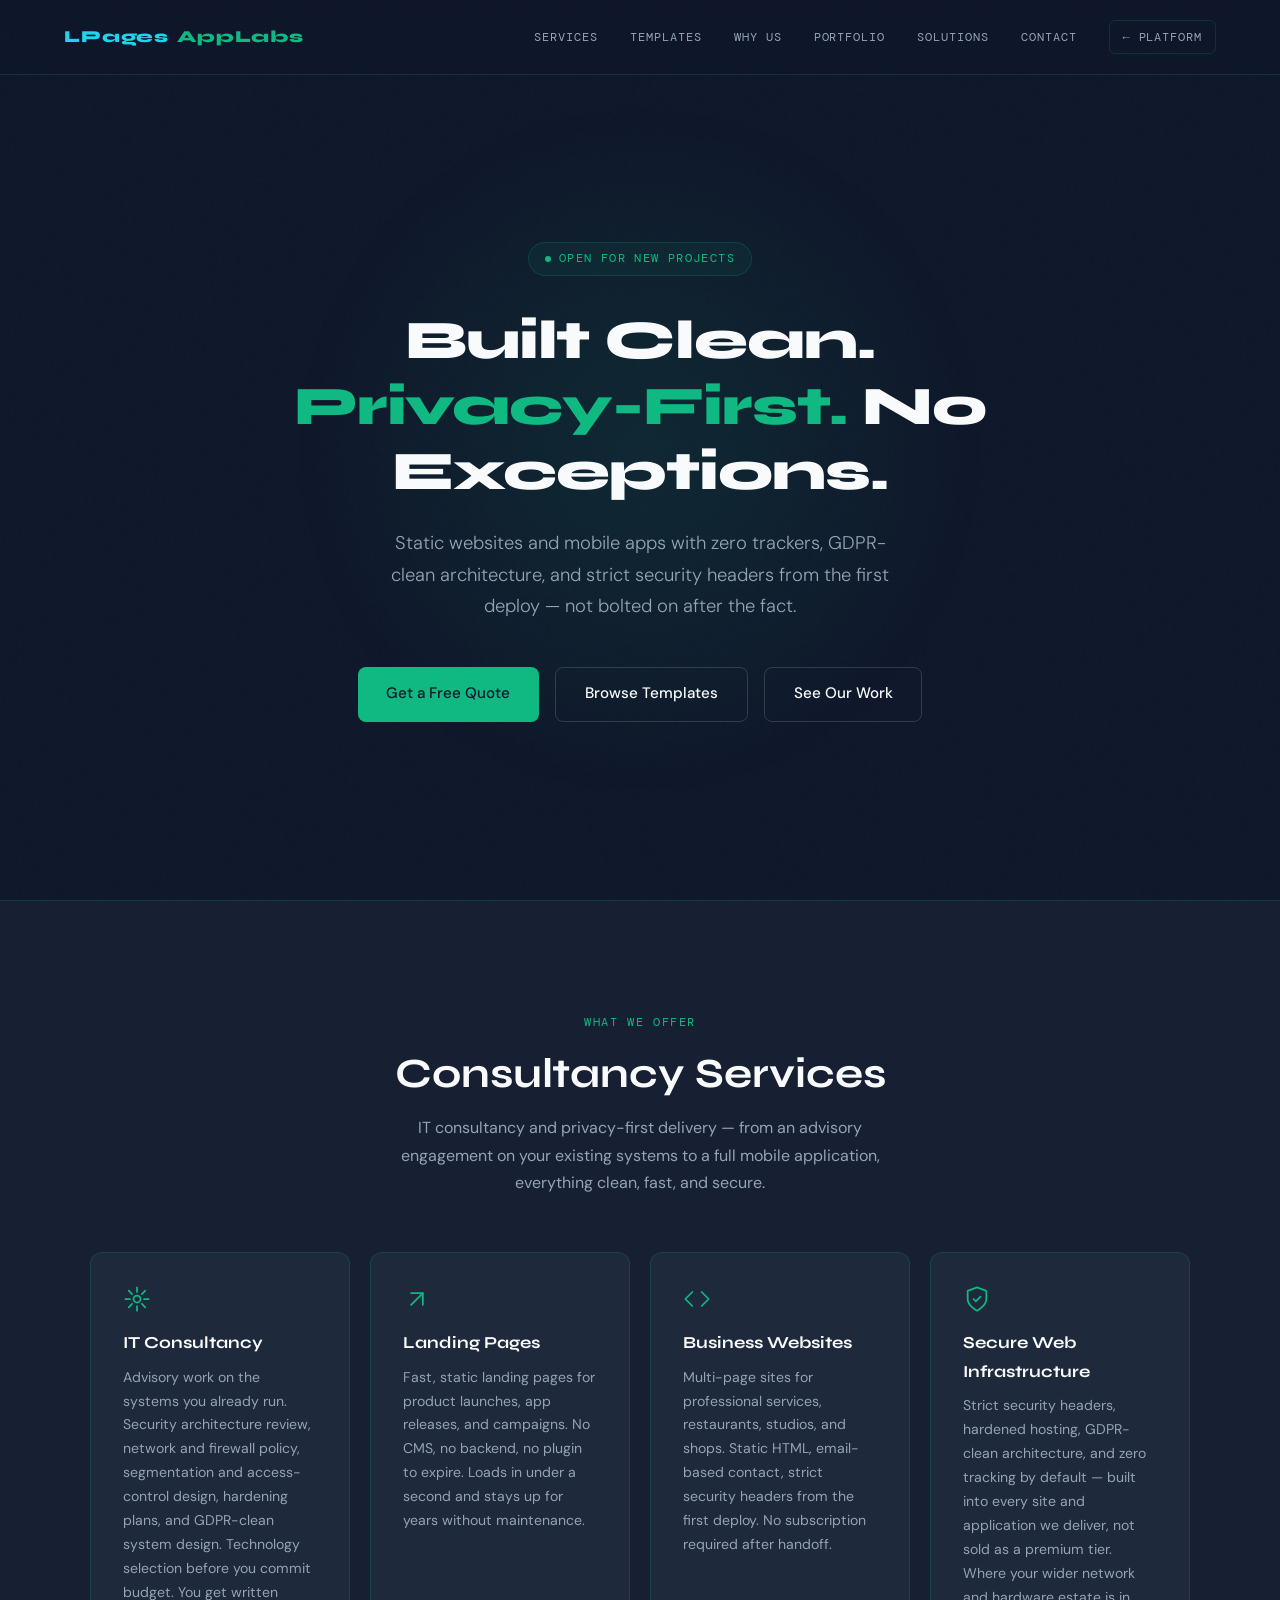
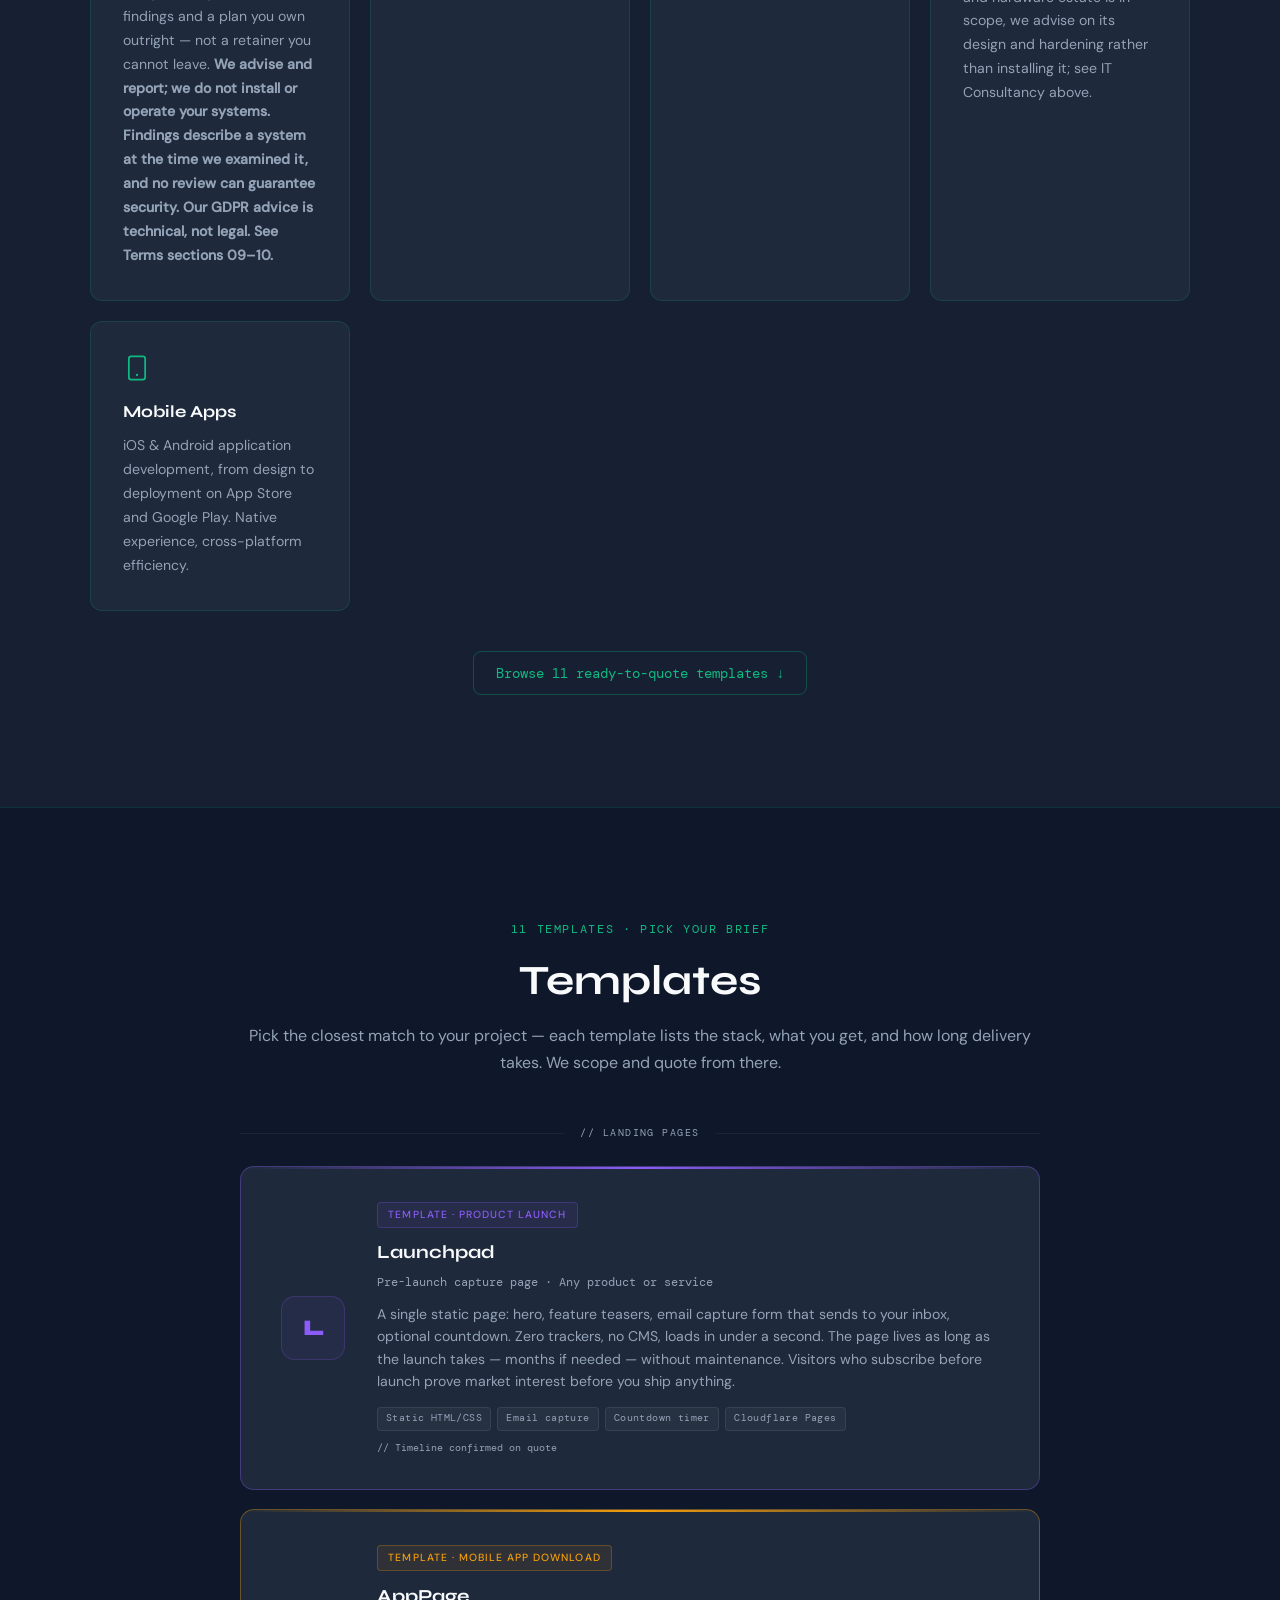
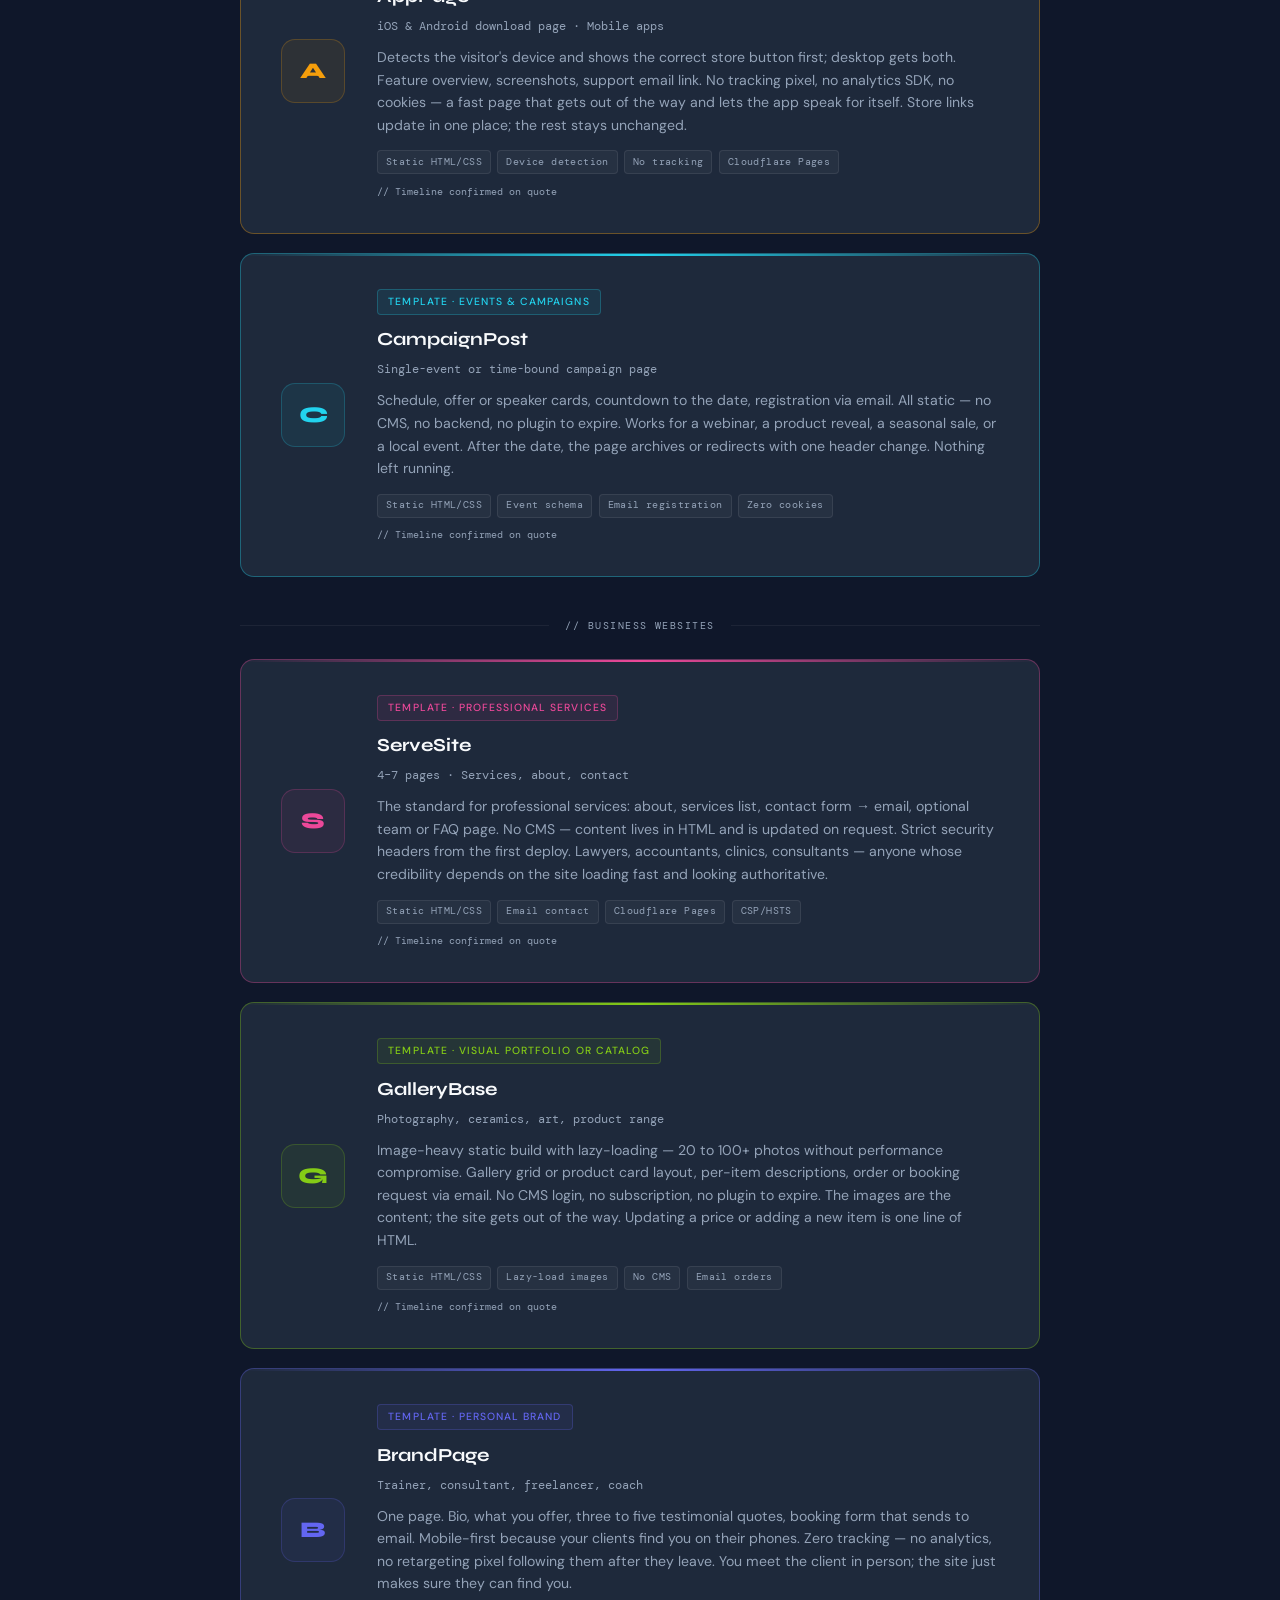
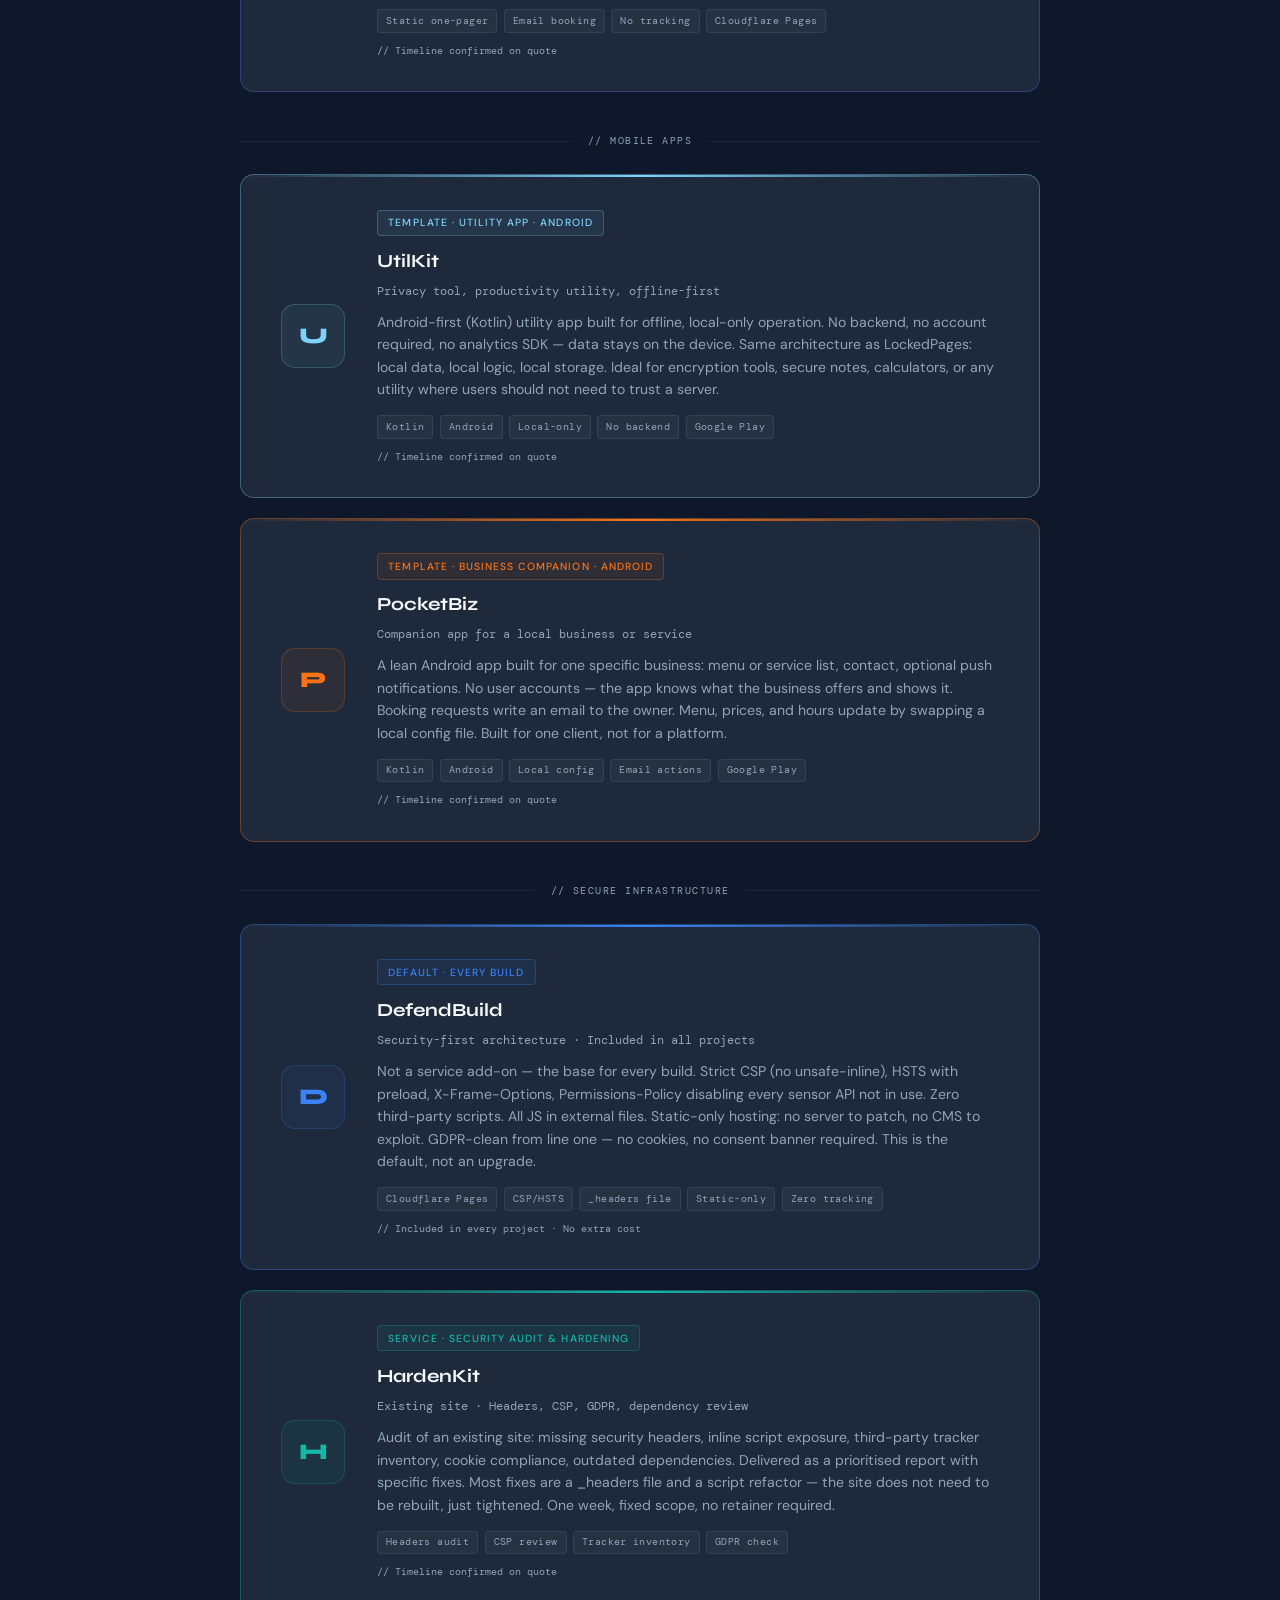
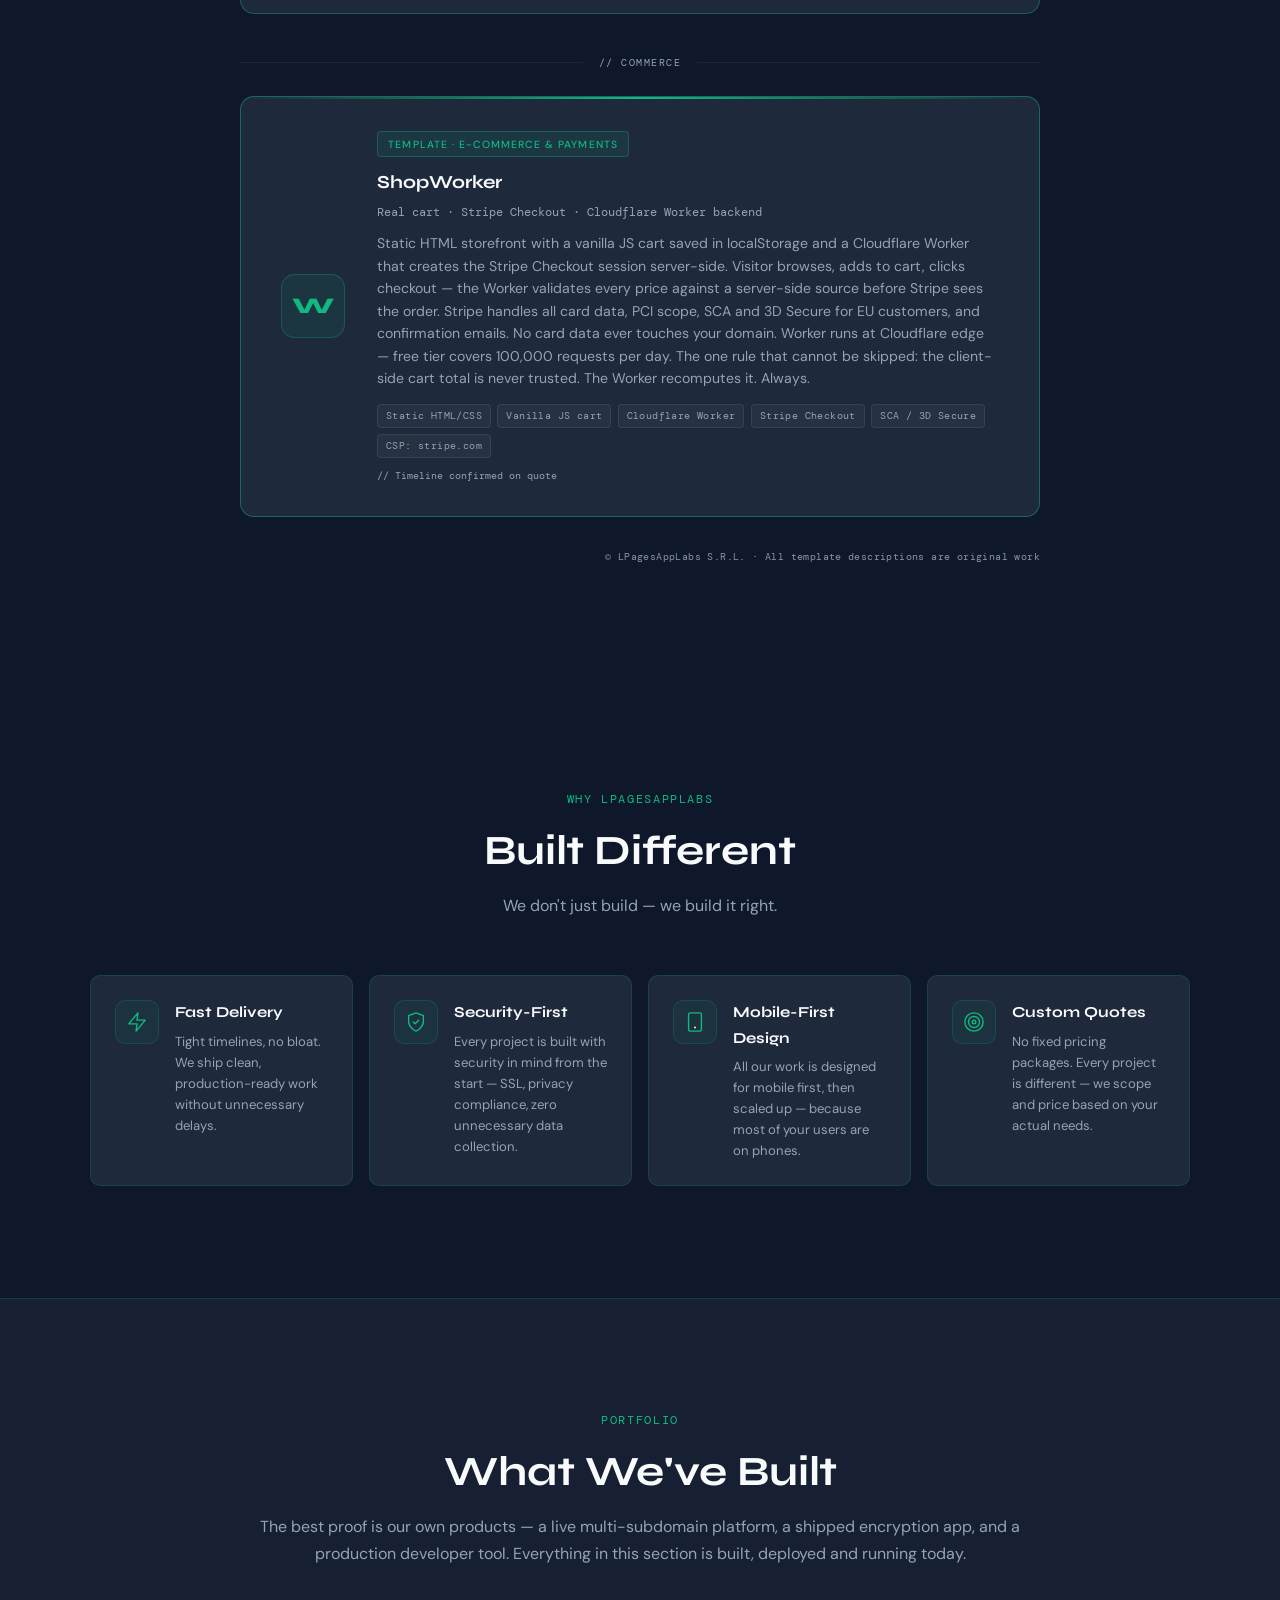
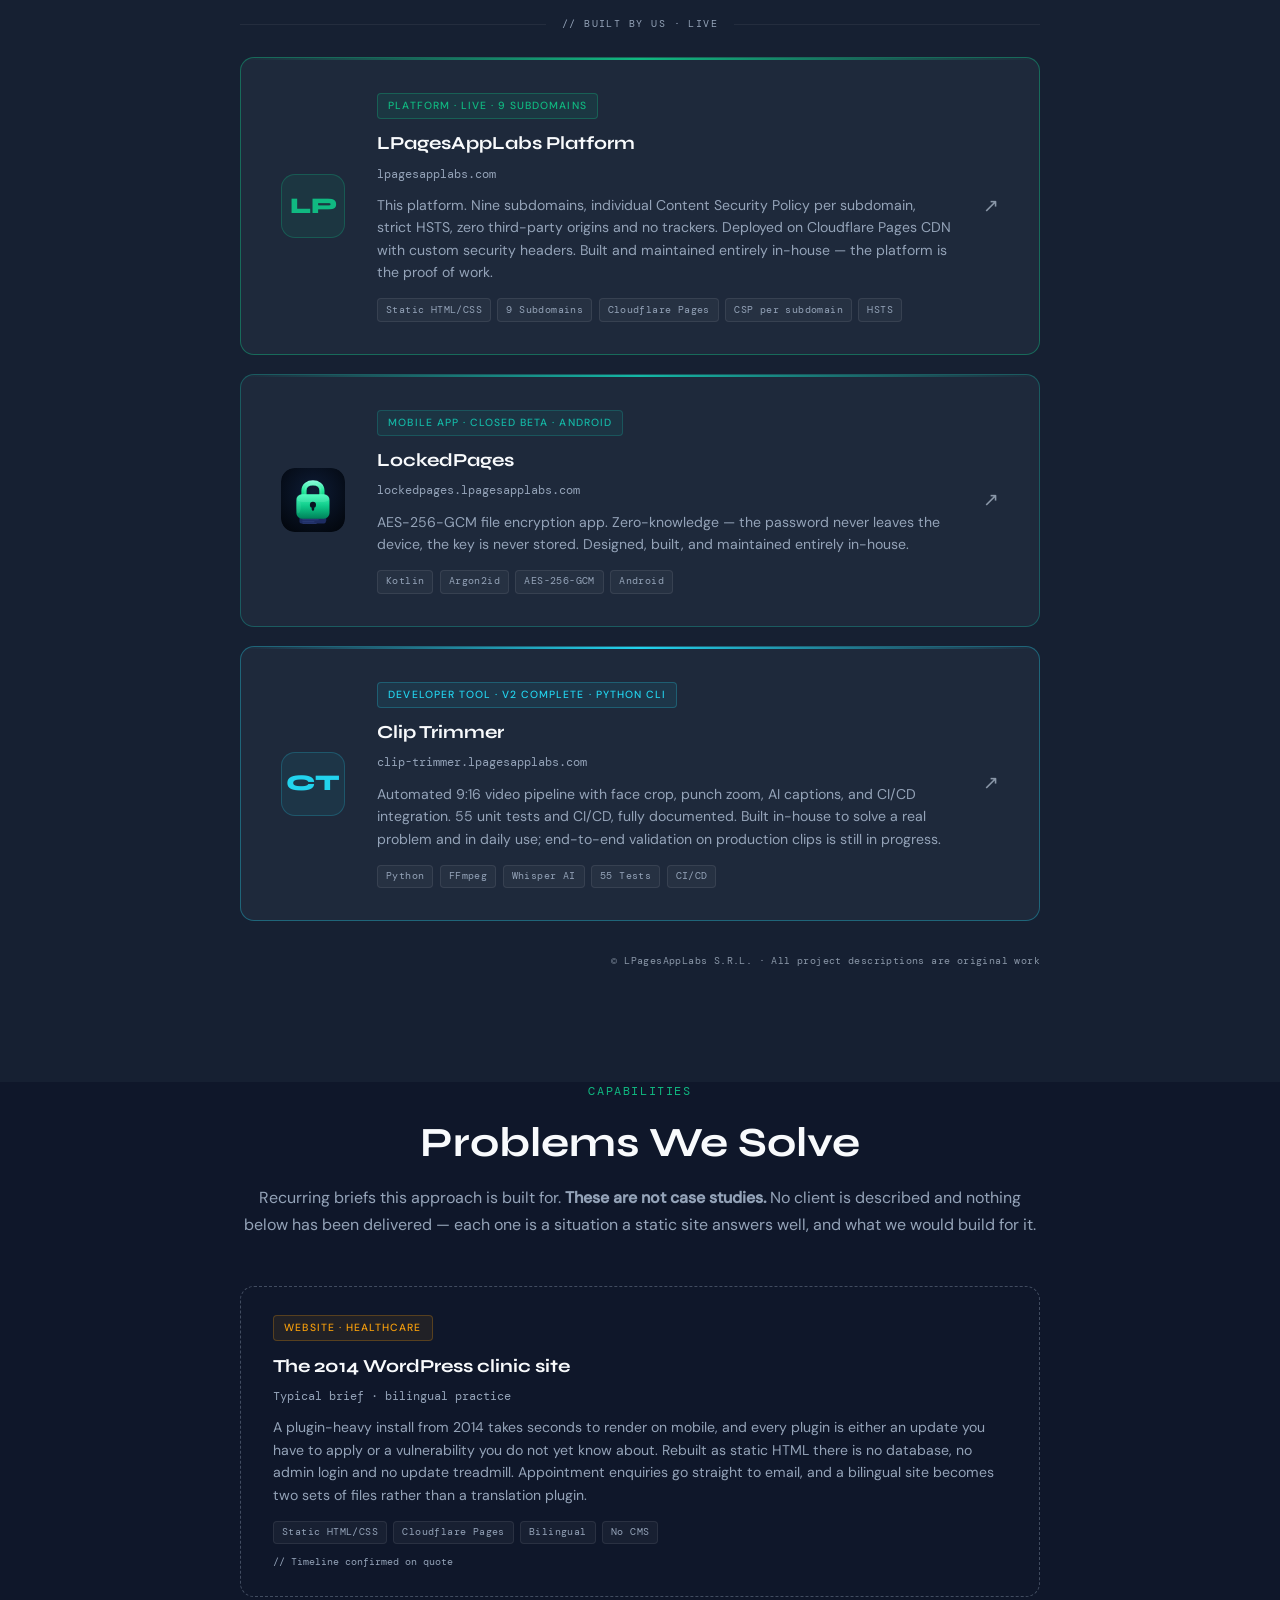
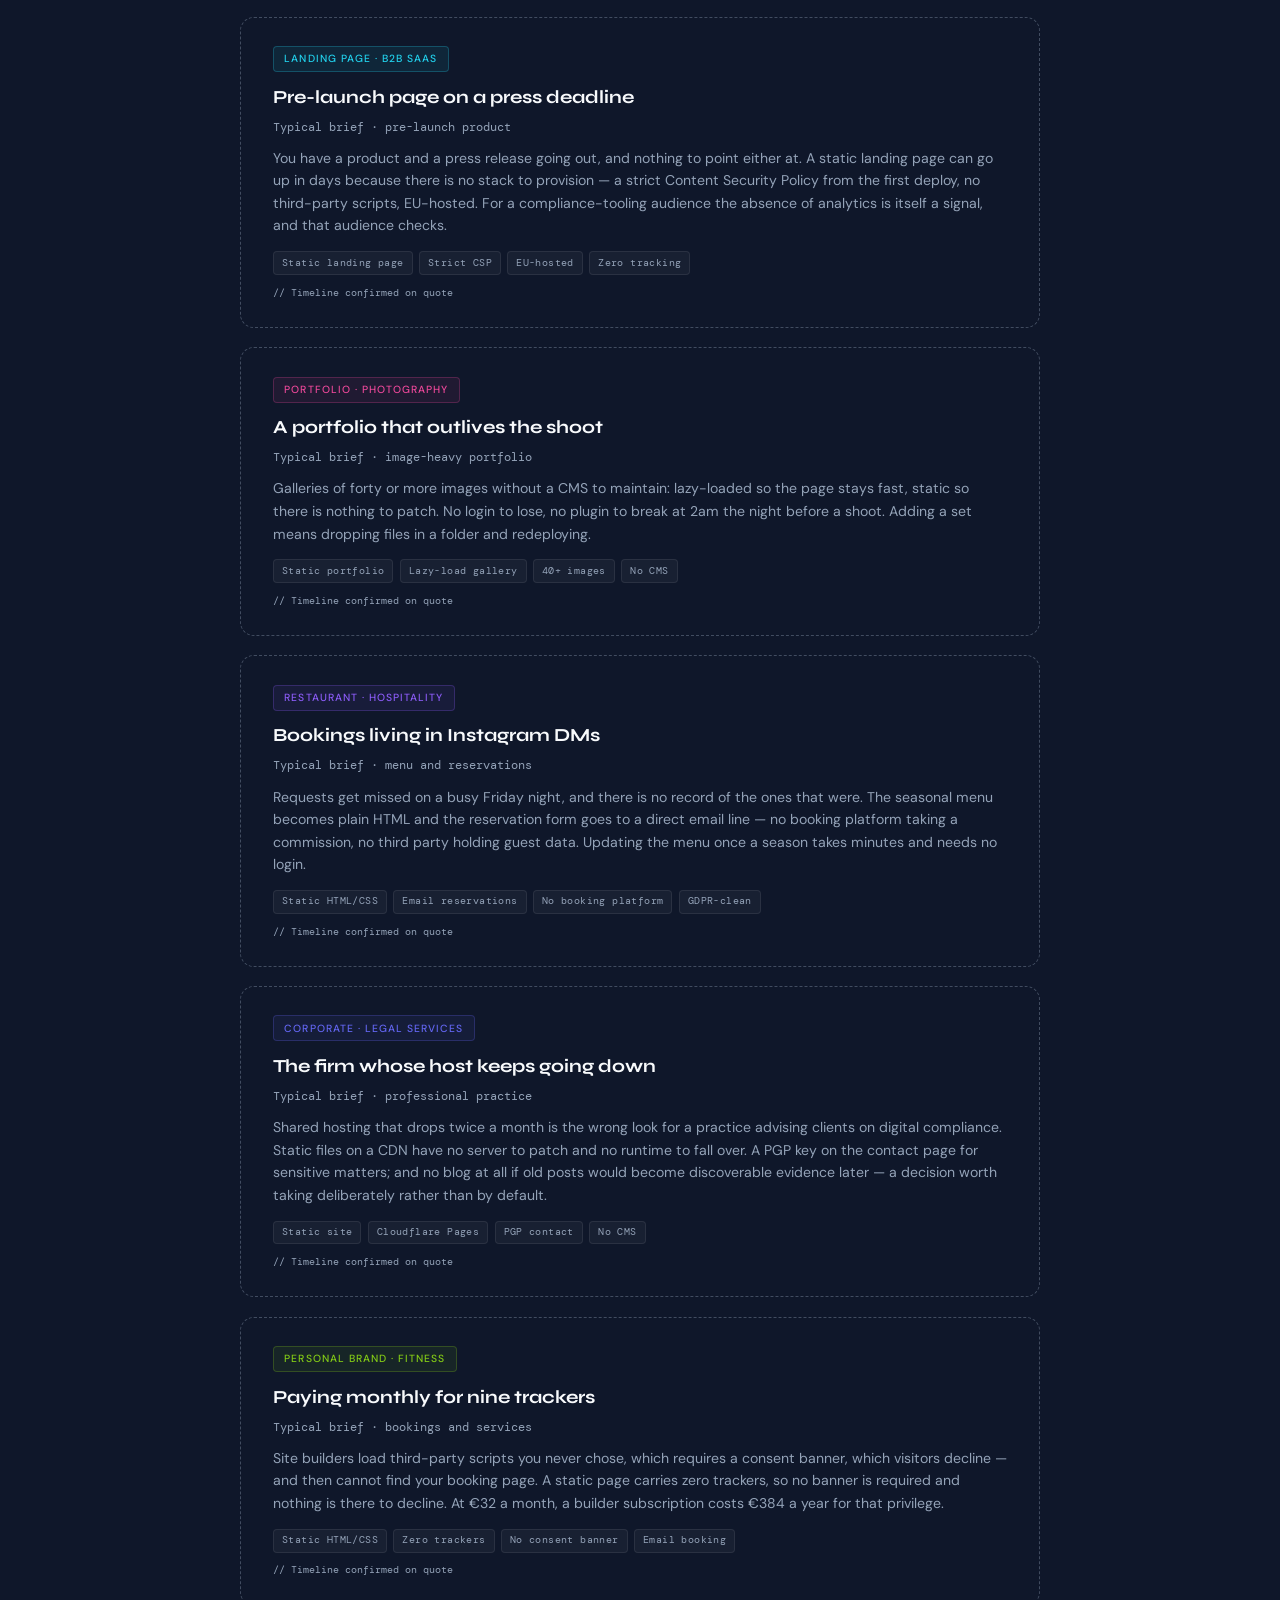
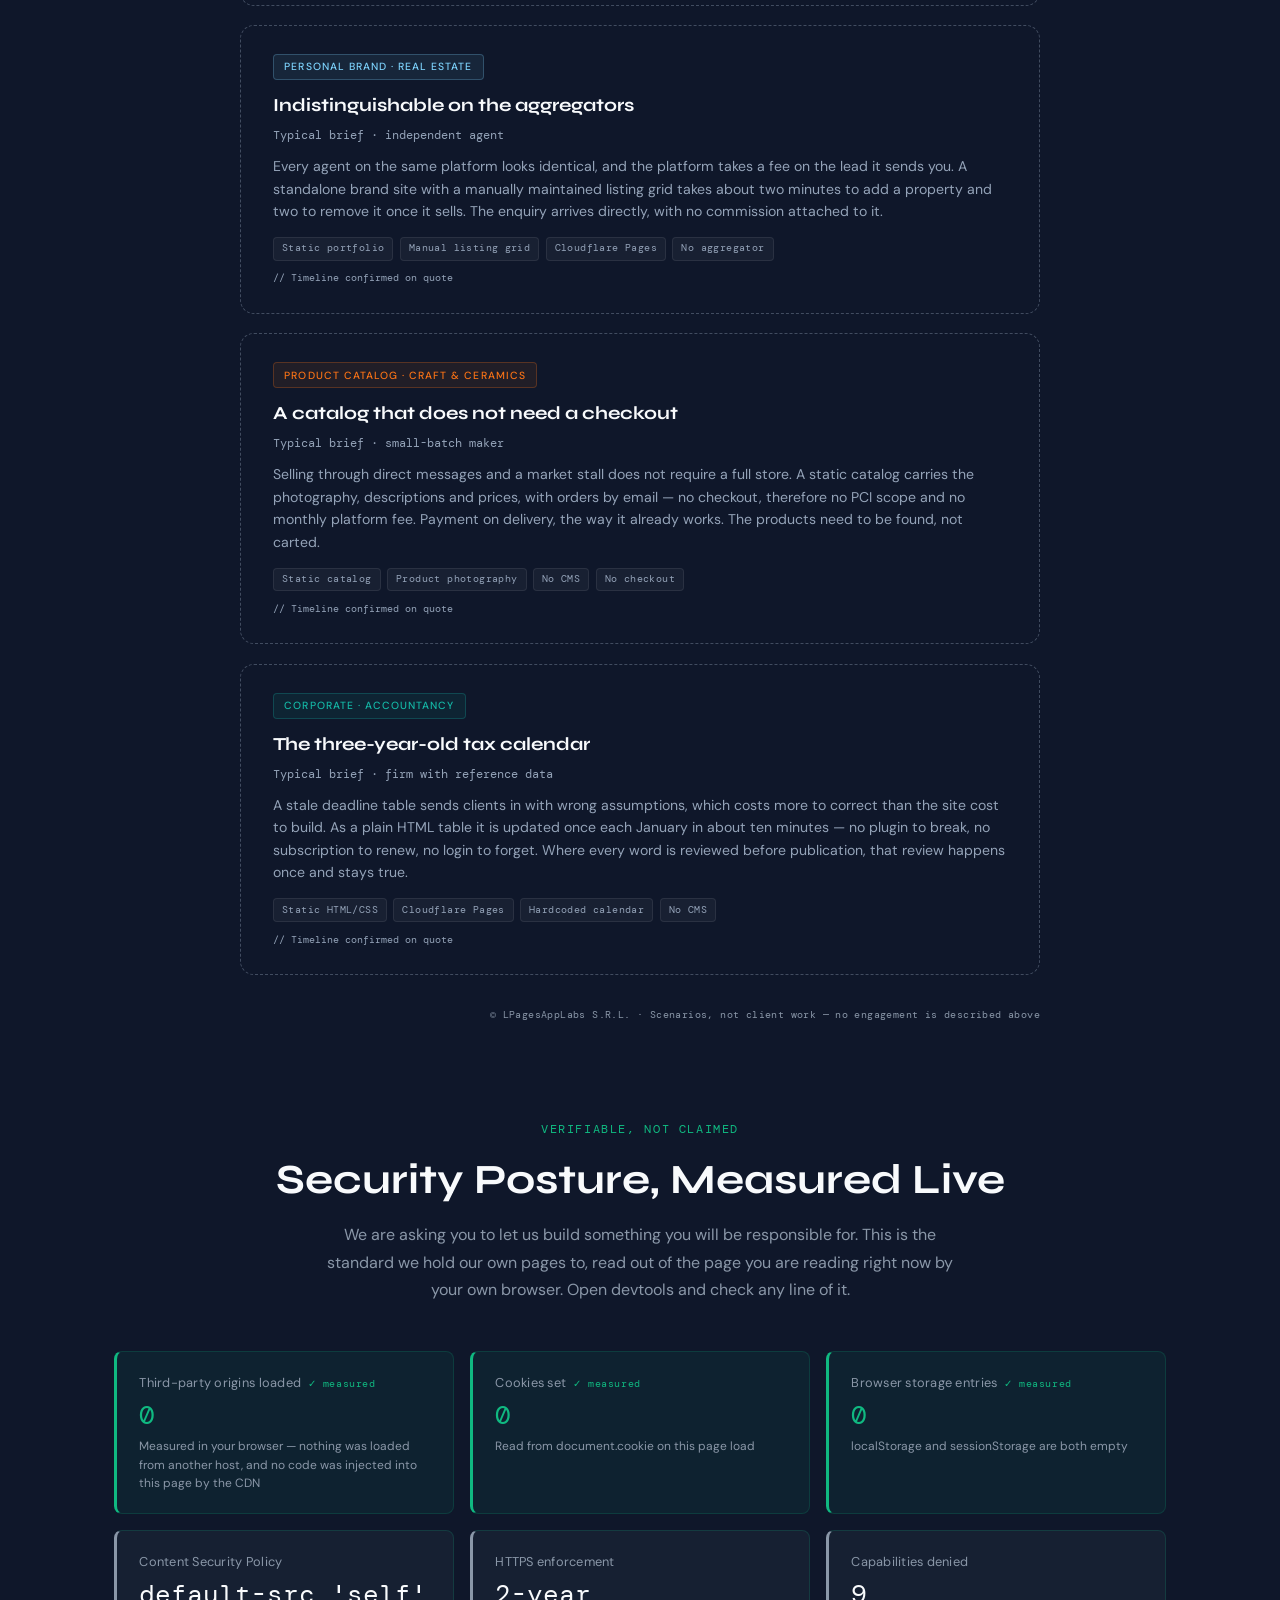
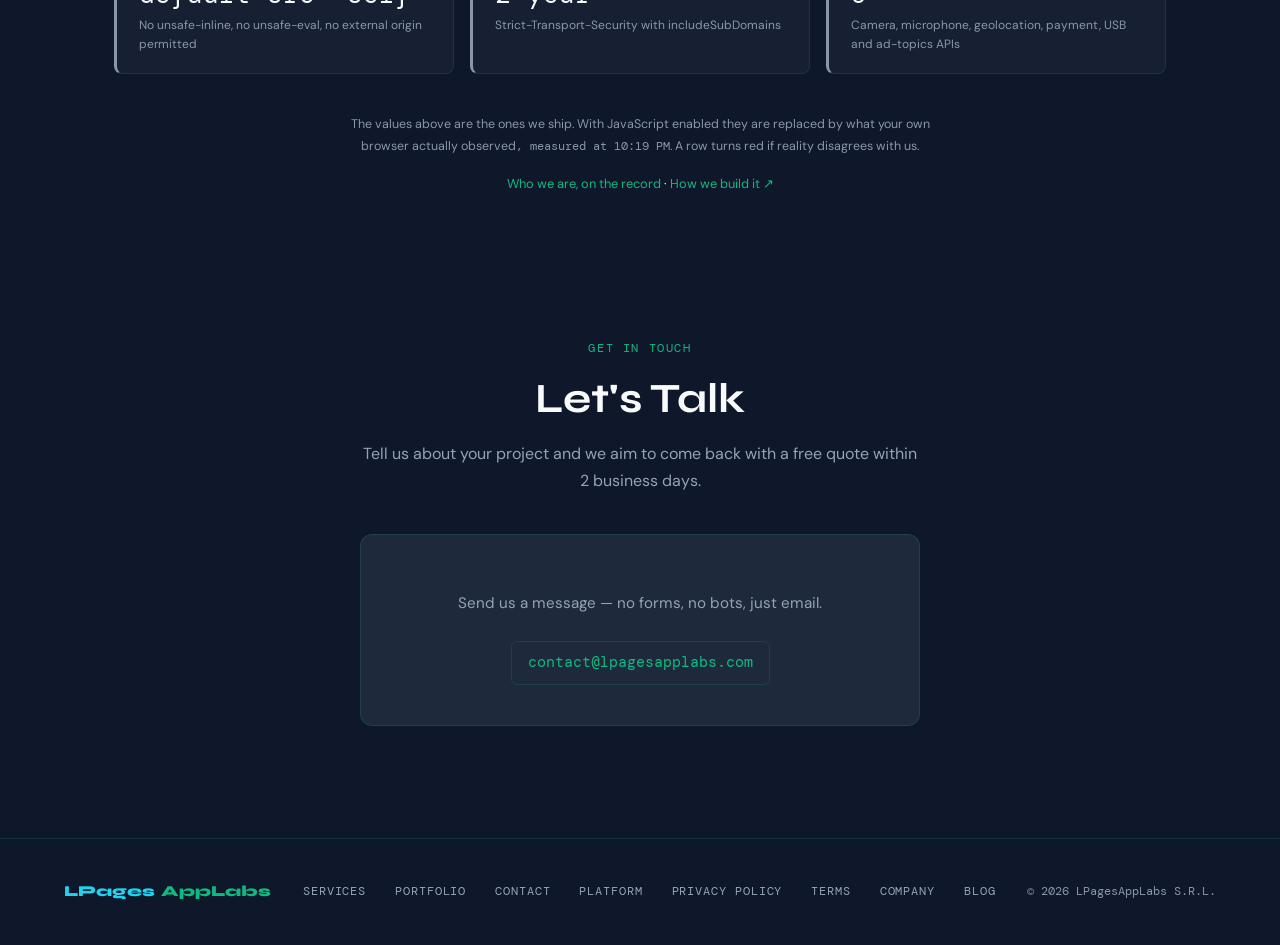
<file: public/index.html>
<!DOCTYPE html>
<!-- LPagesAppLabs Platform v1.0 · Services · contact@lpagesapplabs.com -->
<html lang="en">
<head>
  <meta charset="UTF-8" />
  <meta name="viewport" content="width=device-width, initial-scale=1.0"/>
  <meta name="color-scheme" content="dark">
  <title>LPagesAppLabs Services — IT Consultancy, Websites & Mobile Apps</title>
  <meta name="description" content="IT consultancy on security architecture and GDPR-clean system design, plus custom landing pages, business websites and mobile apps built for clients. Security-first, mobile-first.">
  <meta name="robots" content="index, follow">
  <link rel="icon" href="/logo.svg" type="image/svg+xml">
  <link rel="canonical" href="https://services.lpagesapplabs.com/" />
  <meta property="og:title" content="LPagesAppLabs Services — IT Consultancy, Websites & Mobile Apps" />
  <meta property="og:description" content="IT consultancy on security architecture, plus custom landing pages, business websites and mobile apps built for clients." />
  <meta property="og:url" content="https://services.lpagesapplabs.com/" />
  <meta property="og:image" content="https://lpagesapplabs.com/og-image.png" />
  <meta property="og:image:width" content="1200" />
  <meta property="og:image:height" content="630" />
  <meta property="og:type" content="website" />
  <meta name="twitter:card" content="summary_large_image" />
  <meta name="twitter:title" content="LPagesAppLabs Services — IT Consultancy, Websites & Mobile Apps" />
  <meta name="twitter:description" content="IT consultancy on security architecture, plus custom landing pages, business websites and mobile apps built for clients." />
  <meta name="twitter:image" content="https://lpagesapplabs.com/og-image.png" />
  <meta name="theme-color" content="#0F172A">
  <script type="application/ld+json">
  {
    "@context": "https://schema.org",
    "@type": "ProfessionalService",
    "name": "LPagesAppLabs",
    "legalName": "LPAGESAPPLABS S.R.L.",
    "url": "https://services.lpagesapplabs.com",
    "description": "IT consultancy on security architecture and GDPR-clean system design, plus static websites, landing pages, and mobile apps built privacy-first with zero trackers and strict security headers.",
    "email": "contact@lpagesapplabs.com",
    "areaServed": "EU",
    "taxID": "55256589",
    "address": {
      "@type": "PostalAddress",
      "streetAddress": "Strada Dorneasca nr. 13",
      "addressLocality": "Bucuresti",
      "addressRegion": "Sector 5",
      "addressCountry": "RO"
    },
    "hasOfferCatalog": {
      "@type": "OfferCatalog",
      "name": "Consultancy Services",
      "itemListElement": [
        {"@type": "Offer", "itemOffered": {"@type": "Service", "name": "IT Consultancy"}},
        {"@type": "Offer", "itemOffered": {"@type": "Service", "name": "Landing Pages"}},
        {"@type": "Offer", "itemOffered": {"@type": "Service", "name": "Business Websites"}},
        {"@type": "Offer", "itemOffered": {"@type": "Service", "name": "Secure Web Infrastructure"}},
        {"@type": "Offer", "itemOffered": {"@type": "Service", "name": "Mobile Apps"}}
      ]
    }
  }
  </script>
  <script src="main.js"></script>
  <link rel="stylesheet" href="fonts.css">
  <link rel="preload" href="fonts/syne-latin-800-normal.woff2" as="font" type="font/woff2" crossorigin>
  <link rel="preload" href="fonts/dm-sans-latin-400-normal.woff2" as="font" type="font/woff2" crossorigin>
  <link rel="stylesheet" href="styles.css">
  <!-- defer, deliberately. This script queries the DOM immediately on boot, and a
       head script that runs before the body exists is what blanked all nine origins
       on 2026-07-27. It is also progressive enhancement: the panel ships with honest
       static values and this only ever upgrades a row to "measured". -->
  <script src="posture.js" defer></script>
</head>
<body>
<a class="skip-link" href="#main-content">Skip to main content</a>

<nav>
  <a href="#hero" class="nav-logo">
    <span class="lp">LPages</span><span class="rest">AppLabs</span>
  </a>
  <div class="nav-links">
    <a href="#services">Services</a>
    <a href="#templates">Templates</a>
    <a href="#why">Why Us</a>
    <a href="#work">Portfolio</a>
    <a href="#solve">Solutions</a>
    <a href="#contact">Contact</a>
    <a href="https://lpagesapplabs.com" class="nav-platform" rel="noopener noreferrer">← Platform</a>
  </div>
  <button class="nav-hamburger" id="hamburger" aria-label="Menu" aria-expanded="false" aria-controls="navMobile">
    <span></span><span></span><span></span>
  </button>
  <!-- Inside <nav> on purpose. nav is position:fixed, so it is the containing
       block for this absolutely-positioned menu, which lets CSS say top:100%
       — exactly the bar's height, whatever the logo turns out to be. As a
       sibling it was in static flow at document y=0, behind the fixed bar and
       off-screen once scrolled: the menu opened and nobody could see it.
       Absolute keeps it out of the flex row, so the bar itself is unchanged. -->
  <div class="nav-mobile" id="navMobile">
    <a href="#services">Services</a>
    <a href="#templates">Templates</a>
    <a href="#why">Why Us</a>
    <a href="#work">Portfolio</a>
    <a href="#solve">Solutions</a>
    <a href="#contact">Contact</a>
    <a href="https://lpagesapplabs.com" rel="noopener noreferrer">← Platform</a>
  </div>
</nav>

<main id="main-content">
<!-- HERO -->
<section id="hero">
  <div class="hero-glow"></div>
  <div class="hero-badge"><span class="badge-dot"></span> Open for new projects</div>
  <h1>Built Clean.<br><span class="accent">Privacy-First.</span> No Exceptions.</h1>
  <p class="hero-sub">Static websites and mobile apps with zero trackers, GDPR-clean architecture, and strict security headers from the first deploy — not bolted on after the fact.</p>
  <div class="btn-group">
    <a href="#contact" class="btn btn-primary">Get a Free Quote</a>
    <a href="#templates" class="btn btn-secondary">Browse Templates</a>
    <a href="#work" class="btn btn-secondary">See Our Work</a>
  </div>
</section>

<!-- SERVICES -->
<section id="services">
  <div class="services-header reveal">
    <div class="section-label">What We Offer</div>
    <h2 class="section-title">Consultancy Services</h2>
    <p>IT consultancy and privacy-first delivery — from an advisory engagement on your existing systems to a full mobile application, everything clean, fast, and secure.</p>
  </div>
  <div class="svc-grid">
    <div class="svc-card reveal">
      <div class="svc-icon" aria-hidden="true"><svg width="28" height="28" viewBox="0 0 24 24" fill="none" stroke="#10B981" stroke-width="1.5" stroke-linecap="round" stroke-linejoin="round" aria-hidden="true"><path d="M12 2v4M12 18v4M4.9 4.9l2.9 2.9M16.2 16.2l2.9 2.9M2 12h4M18 12h4M4.9 19.1l2.9-2.9M16.2 7.8l2.9-2.9"/><circle cx="12" cy="12" r="3"/></svg></div>
      <h3 class="svc-title">IT Consultancy</h3>
      <div class="svc-desc">Advisory work on the systems you already run. Security architecture review, network and firewall policy, segmentation and access-control design, hardening plans, and GDPR-clean system design. Technology selection before you commit budget. You get written findings and a plan you own outright — not a retainer you cannot leave. <strong>We advise and report; we do not install or operate your systems. Findings describe a system at the time we examined it, and no review can guarantee security. Our GDPR advice is technical, not legal. See Terms sections 09–10.</strong></div>
    </div>
    <div class="svc-card reveal">
      <div class="svc-icon" aria-hidden="true"><svg width="28" height="28" viewBox="0 0 24 24" fill="none" stroke="#10B981" stroke-width="1.5" stroke-linecap="round" stroke-linejoin="round" aria-hidden="true"><line x1="7" y1="17" x2="17" y2="7"/><polyline points="7 7 17 7 17 17"/></svg></div>
      <h3 class="svc-title">Landing Pages</h3>
      <div class="svc-desc">Fast, static landing pages for product launches, app releases, and campaigns. No CMS, no backend, no plugin to expire. Loads in under a second and stays up for years without maintenance.</div>
    </div>
    <div class="svc-card reveal">
      <div class="svc-icon" aria-hidden="true"><svg width="28" height="28" viewBox="0 0 24 24" fill="none" stroke="#10B981" stroke-width="1.5" stroke-linecap="round" stroke-linejoin="round" aria-hidden="true"><polyline points="16 18 22 12 16 6"/><polyline points="8 6 2 12 8 18"/></svg></div>
      <h3 class="svc-title">Business Websites</h3>
      <div class="svc-desc">Multi-page sites for professional services, restaurants, studios, and shops. Static HTML, email-based contact, strict security headers from the first deploy. No subscription required after handoff.</div>
    </div>
    <div class="svc-card reveal">
      <div class="svc-icon" aria-hidden="true"><svg width="28" height="28" viewBox="0 0 24 24" fill="none" stroke="#10B981" stroke-width="1.5" stroke-linecap="round" stroke-linejoin="round" aria-hidden="true"><path d="M12 22s8-4 8-10V5l-8-3-8 3v7c0 6 8 10 8 10z"/><polyline points="9 12 11 14 15 10"/></svg></div>
      <h3 class="svc-title">Secure Web Infrastructure</h3>
      <div class="svc-desc">Strict security headers, hardened hosting, GDPR-clean architecture, and zero tracking by default — built into every site and application we deliver, not sold as a premium tier. Where your wider network and hardware estate is in scope, we advise on its design and hardening rather than installing it; see IT Consultancy above.</div>
    </div>
    <div class="svc-card reveal">
      <div class="svc-icon" aria-hidden="true"><svg width="28" height="28" viewBox="0 0 24 24" fill="none" stroke="#10B981" stroke-width="1.5" stroke-linecap="round" stroke-linejoin="round" aria-hidden="true"><rect x="5" y="2" width="14" height="20" rx="2"/><circle cx="12" cy="18" r="1" fill="#10B981" stroke="none"/></svg></div>
      <h3 class="svc-title">Mobile Apps</h3>
      <div class="svc-desc">iOS & Android application development, from design to deployment on App Store and Google Play. Native experience, cross-platform efficiency.</div>
    </div>
  </div>
  <div class="svc-templates-cta reveal">
    <a href="#templates" class="svc-templates-link">Browse 11 ready-to-quote templates ↓</a>
  </div>
</section>

<!-- TEMPLATES -->
<section id="templates">
  <div class="work-inner">
    <div class="work-header reveal">
      <div class="section-label">11 Templates · Pick Your Brief</div>
      <h2 class="section-title">Templates</h2>
      <p>Pick the closest match to your project — each template lists the stack, what you get, and how long delivery takes. We scope and quote from there.</p>
    </div>

    <div class="work-divider"><span class="work-divider-label">// landing pages</span></div>

    <div class="work-card reveal" data-accent="violet">
      <div class="work-mono">L</div>
      <div class="work-info">
        <div class="work-tag">Template · Product Launch</div>
        <h3 class="work-name">Launchpad</h3>
        <div class="work-domain">Pre-launch capture page · Any product or service</div>
        <div class="work-desc">A single static page: hero, feature teasers, email capture form that sends to your inbox, optional countdown. Zero trackers, no CMS, loads in under a second. The page lives as long as the launch takes — months if needed — without maintenance. Visitors who subscribe before launch prove market interest before you ship anything.</div>
        <div class="work-stack"><span>Static HTML/CSS</span><span>Email capture</span><span>Countdown timer</span><span>Cloudflare Pages</span></div>
        <div class="work-timeline">// Timeline confirmed on quote</div>
      </div>
    </div>

    <div class="work-card reveal work-gap" data-accent="amber">
      <div class="work-mono">A</div>
      <div class="work-info">
        <div class="work-tag">Template · Mobile App Download</div>
        <h3 class="work-name">AppPage</h3>
        <div class="work-domain">iOS &amp; Android download page · Mobile apps</div>
        <div class="work-desc">Detects the visitor's device and shows the correct store button first; desktop gets both. Feature overview, screenshots, support email link. No tracking pixel, no analytics SDK, no cookies — a fast page that gets out of the way and lets the app speak for itself. Store links update in one place; the rest stays unchanged.</div>
        <div class="work-stack"><span>Static HTML/CSS</span><span>Device detection</span><span>No tracking</span><span>Cloudflare Pages</span></div>
        <div class="work-timeline">// Timeline confirmed on quote</div>
      </div>
    </div>

    <div class="work-card reveal work-gap" data-accent="cyan">
      <div class="work-mono">C</div>
      <div class="work-info">
        <div class="work-tag">Template · Events &amp; Campaigns</div>
        <h3 class="work-name">CampaignPost</h3>
        <div class="work-domain">Single-event or time-bound campaign page</div>
        <div class="work-desc">Schedule, offer or speaker cards, countdown to the date, registration via email. All static — no CMS, no backend, no plugin to expire. Works for a webinar, a product reveal, a seasonal sale, or a local event. After the date, the page archives or redirects with one header change. Nothing left running.</div>
        <div class="work-stack"><span>Static HTML/CSS</span><span>Event schema</span><span>Email registration</span><span>Zero cookies</span></div>
        <div class="work-timeline">// Timeline confirmed on quote</div>
      </div>
    </div>

    <div class="work-divider"><span class="work-divider-label">// business websites</span></div>

    <div class="work-card reveal" data-accent="rose">
      <div class="work-mono">S</div>
      <div class="work-info">
        <div class="work-tag">Template · Professional Services</div>
        <h3 class="work-name">ServeSite</h3>
        <div class="work-domain">4–7 pages · Services, about, contact</div>
        <div class="work-desc">The standard for professional services: about, services list, contact form → email, optional team or FAQ page. No CMS — content lives in HTML and is updated on request. Strict security headers from the first deploy. Lawyers, accountants, clinics, consultants — anyone whose credibility depends on the site loading fast and looking authoritative.</div>
        <div class="work-stack"><span>Static HTML/CSS</span><span>Email contact</span><span>Cloudflare Pages</span><span>CSP/HSTS</span></div>
        <div class="work-timeline">// Timeline confirmed on quote</div>
      </div>
    </div>

    <div class="work-card reveal work-gap" data-accent="lime">
      <div class="work-mono">G</div>
      <div class="work-info">
        <div class="work-tag">Template · Visual Portfolio or Catalog</div>
        <h3 class="work-name">GalleryBase</h3>
        <div class="work-domain">Photography, ceramics, art, product range</div>
        <div class="work-desc">Image-heavy static build with lazy-loading — 20 to 100+ photos without performance compromise. Gallery grid or product card layout, per-item descriptions, order or booking request via email. No CMS login, no subscription, no plugin to expire. The images are the content; the site gets out of the way. Updating a price or adding a new item is one line of HTML.</div>
        <div class="work-stack"><span>Static HTML/CSS</span><span>Lazy-load images</span><span>No CMS</span><span>Email orders</span></div>
        <div class="work-timeline">// Timeline confirmed on quote</div>
      </div>
    </div>

    <div class="work-card reveal work-gap" data-accent="indigo">
      <div class="work-mono">B</div>
      <div class="work-info">
        <div class="work-tag">Template · Personal Brand</div>
        <h3 class="work-name">BrandPage</h3>
        <div class="work-domain">Trainer, consultant, freelancer, coach</div>
        <div class="work-desc">One page. Bio, what you offer, three to five testimonial quotes, booking form that sends to email. Mobile-first because your clients find you on their phones. Zero tracking — no analytics, no retargeting pixel following them after they leave. You meet the client in person; the site just makes sure they can find you.</div>
        <div class="work-stack"><span>Static one-pager</span><span>Email booking</span><span>No tracking</span><span>Cloudflare Pages</span></div>
        <div class="work-timeline">// Timeline confirmed on quote</div>
      </div>
    </div>

    <div class="work-divider"><span class="work-divider-label">// mobile apps</span></div>

    <div class="work-card reveal" data-accent="sky">
      <div class="work-mono">U</div>
      <div class="work-info">
        <div class="work-tag">Template · Utility App · Android</div>
        <h3 class="work-name">UtilKit</h3>
        <div class="work-domain">Privacy tool, productivity utility, offline-first</div>
        <div class="work-desc">Android-first (Kotlin) utility app built for offline, local-only operation. No backend, no account required, no analytics SDK — data stays on the device. Same architecture as LockedPages: local data, local logic, local storage. Ideal for encryption tools, secure notes, calculators, or any utility where users should not need to trust a server.</div>
        <div class="work-stack"><span>Kotlin</span><span>Android</span><span>Local-only</span><span>No backend</span><span>Google Play</span></div>
        <div class="work-timeline">// Timeline confirmed on quote</div>
      </div>
    </div>

    <div class="work-card reveal work-gap" data-accent="orange">
      <div class="work-mono">P</div>
      <div class="work-info">
        <div class="work-tag">Template · Business Companion · Android</div>
        <h3 class="work-name">PocketBiz</h3>
        <div class="work-domain">Companion app for a local business or service</div>
        <div class="work-desc">A lean Android app built for one specific business: menu or service list, contact, optional push notifications. No user accounts — the app knows what the business offers and shows it. Booking requests write an email to the owner. Menu, prices, and hours update by swapping a local config file. Built for one client, not for a platform.</div>
        <div class="work-stack"><span>Kotlin</span><span>Android</span><span>Local config</span><span>Email actions</span><span>Google Play</span></div>
        <div class="work-timeline">// Timeline confirmed on quote</div>
      </div>
    </div>

    <div class="work-divider"><span class="work-divider-label">// secure infrastructure</span></div>

    <div class="work-card reveal" data-accent="blue">
      <div class="work-mono">D</div>
      <div class="work-info">
        <div class="work-tag">Default · Every Build</div>
        <h3 class="work-name">DefendBuild</h3>
        <div class="work-domain">Security-first architecture · Included in all projects</div>
        <div class="work-desc">Not a service add-on — the base for every build. Strict CSP (no unsafe-inline), HSTS with preload, X-Frame-Options, Permissions-Policy disabling every sensor API not in use. Zero third-party scripts. All JS in external files. Static-only hosting: no server to patch, no CMS to exploit. GDPR-clean from line one — no cookies, no consent banner required. This is the default, not an upgrade.</div>
        <div class="work-stack"><span>Cloudflare Pages</span><span>CSP/HSTS</span><span>_headers file</span><span>Static-only</span><span>Zero tracking</span></div>
        <div class="work-timeline">// Included in every project · No extra cost</div>
      </div>
    </div>

    <div class="work-card reveal work-gap" data-accent="teal">
      <div class="work-mono">H</div>
      <div class="work-info">
        <div class="work-tag">Service · Security Audit &amp; Hardening</div>
        <h3 class="work-name">HardenKit</h3>
        <div class="work-domain">Existing site · Headers, CSP, GDPR, dependency review</div>
        <div class="work-desc">Audit of an existing site: missing security headers, inline script exposure, third-party tracker inventory, cookie compliance, outdated dependencies. Delivered as a prioritised report with specific fixes. Most fixes are a _headers file and a script refactor — the site does not need to be rebuilt, just tightened. One week, fixed scope, no retainer required.</div>
        <div class="work-stack"><span>Headers audit</span><span>CSP review</span><span>Tracker inventory</span><span>GDPR check</span></div>
        <div class="work-timeline">// Timeline confirmed on quote</div>
      </div>
    </div>

    <div class="work-divider"><span class="work-divider-label">// commerce</span></div>

    <div class="work-card reveal" data-accent="emerald">
      <div class="work-mono">W</div>
      <div class="work-info">
        <div class="work-tag">Template · E-Commerce &amp; Payments</div>
        <h3 class="work-name">ShopWorker</h3>
        <div class="work-domain">Real cart · Stripe Checkout · Cloudflare Worker backend</div>
        <div class="work-desc">Static HTML storefront with a vanilla JS cart saved in localStorage and a Cloudflare Worker that creates the Stripe Checkout session server-side. Visitor browses, adds to cart, clicks checkout — the Worker validates every price against a server-side source before Stripe sees the order. Stripe handles all card data, PCI scope, SCA and 3D Secure for EU customers, and confirmation emails. No card data ever touches your domain. Worker runs at Cloudflare edge — free tier covers 100,000 requests per day. The one rule that cannot be skipped: the client-side cart total is never trusted. The Worker recomputes it. Always.</div>
        <div class="work-stack">
          <span>Static HTML/CSS</span><span>Vanilla JS cart</span><span>Cloudflare Worker</span><span>Stripe Checkout</span><span>SCA / 3D Secure</span><span>CSP: stripe.com</span>
        </div>
        <div class="work-timeline">// Timeline confirmed on quote</div>
      </div>
    </div>

    <p class="work-copyright">© LPagesAppLabs S.R.L. · All template descriptions are original work</p>

  </div>
</section>

<!-- WHY US -->
<section id="why">
  <div class="why-inner">
    <div class="why-header reveal">
      <div class="section-label">Why LPagesAppLabs</div>
      <h2 class="section-title">Built Different</h2>
      <p>We don't just build — we build it right.</p>
    </div>
    <div class="why-grid">
      <div class="why-card reveal">
        <div class="why-icon" aria-hidden="true"><svg width="22" height="22" viewBox="0 0 24 24" fill="none" stroke="#10B981" stroke-width="1.5" stroke-linecap="round" stroke-linejoin="round" aria-hidden="true"><polygon points="13 2 3 14 12 14 11 22 21 10 12 10 13 2"/></svg></div>
        <div class="why-text">
          <h3 class="why-title">Fast Delivery</h3>
          <p>Tight timelines, no bloat. We ship clean, production-ready work without unnecessary delays.</p>
        </div>
      </div>
      <div class="why-card reveal">
        <div class="why-icon" aria-hidden="true"><svg width="22" height="22" viewBox="0 0 24 24" fill="none" stroke="#10B981" stroke-width="1.5" stroke-linecap="round" stroke-linejoin="round" aria-hidden="true"><path d="M12 22s8-4 8-10V5l-8-3-8 3v7c0 6 8 10 8 10z"/><polyline points="9 12 11 14 15 10"/></svg></div>
        <div class="why-text">
          <h3 class="why-title">Security-First</h3>
          <p>Every project is built with security in mind from the start — SSL, privacy compliance, zero unnecessary data collection.</p>
        </div>
      </div>
      <div class="why-card reveal">
        <div class="why-icon" aria-hidden="true"><svg width="22" height="22" viewBox="0 0 24 24" fill="none" stroke="#10B981" stroke-width="1.5" stroke-linecap="round" stroke-linejoin="round" aria-hidden="true"><rect x="5" y="2" width="14" height="20" rx="2"/><circle cx="12" cy="18" r="1" fill="currentColor" stroke="none"/></svg></div>
        <div class="why-text">
          <h3 class="why-title">Mobile-First Design</h3>
          <p>All our work is designed for mobile first, then scaled up — because most of your users are on phones.</p>
        </div>
      </div>
      <div class="why-card reveal">
        <div class="why-icon" aria-hidden="true"><svg width="22" height="22" viewBox="0 0 24 24" fill="none" stroke="#10B981" stroke-width="1.5" stroke-linecap="round" stroke-linejoin="round" aria-hidden="true"><circle cx="12" cy="12" r="10"/><circle cx="12" cy="12" r="6"/><circle cx="12" cy="12" r="2"/></svg></div>
        <div class="why-text">
          <h3 class="why-title">Custom Quotes</h3>
          <p>No fixed pricing packages. Every project is different — we scope and price based on your actual needs.</p>
        </div>
      </div>
    </div>
  </div>
</section>

<!-- OUR WORK -->
<section id="work">
  <div class="work-inner">
    <div class="work-header reveal">
      <div class="section-label">Portfolio</div>
      <h2 class="section-title">What We've Built</h2>
      <p>The best proof is our own products — a live multi-subdomain platform, a shipped encryption app, and a production developer tool. Everything in this section is built, deployed and running today.</p>
    </div>

    <div class="work-divider work-divider--major"><span class="work-divider-label">// built by us · live</span></div>

    <a href="https://lpagesapplabs.com" class="work-card reveal" data-accent="emerald" rel="noopener noreferrer">
      <div class="work-mono">LP</div>
      <div class="work-info">
        <div class="work-tag">Platform · Live · 9 Subdomains</div>
        <h3 class="work-name">LPagesAppLabs Platform</h3>
        <div class="work-domain">lpagesapplabs.com</div>
        <div class="work-desc">This platform. Nine subdomains, individual Content Security Policy per subdomain, strict HSTS, zero third-party origins and no trackers. Deployed on Cloudflare Pages CDN with custom security headers. Built and maintained entirely in-house — the platform is the proof of work.</div>
        <div class="work-stack">
          <span>Static HTML/CSS</span><span>9 Subdomains</span><span>Cloudflare Pages</span><span>CSP per subdomain</span><span>HSTS</span>
        </div>
      </div>
      <div class="work-arrow" aria-hidden="true">↗</div>
    </a>

    <a href="https://lockedpages.lpagesapplabs.com" class="work-card reveal work-gap" data-accent="teal" rel="noopener noreferrer">
      <img src="lockedpages-icon.svg" alt="LockedPages" loading="lazy" width="64" height="64">
      <div class="work-info">
        <div class="work-tag">Mobile App · Closed Beta · Android</div>
        <h3 class="work-name">LockedPages</h3>
        <div class="work-domain">lockedpages.lpagesapplabs.com</div>
        <div class="work-desc">AES-256-GCM file encryption app. Zero-knowledge — the password never leaves the device, the key is never stored. Designed, built, and maintained entirely in-house.</div>
        <div class="work-stack">
          <span>Kotlin</span><span>Argon2id</span><span>AES-256-GCM</span><span>Android</span>
        </div>
      </div>
      <div class="work-arrow" aria-hidden="true">↗</div>
    </a>

    <a href="https://clip-trimmer.lpagesapplabs.com" class="work-card reveal work-gap" data-accent="cyan" rel="noopener noreferrer">
      <div class="work-mono">CT</div>
      <div class="work-info">
        <div class="work-tag">Developer Tool · V2 Complete · Python CLI</div>
        <h3 class="work-name">Clip Trimmer</h3>
        <div class="work-domain">clip-trimmer.lpagesapplabs.com</div>
        <div class="work-desc">Automated 9:16 video pipeline with face crop, punch zoom, AI captions, and CI/CD integration. 55 unit tests and CI/CD, fully documented. Built in-house to solve a real problem and in daily use; end-to-end validation on production clips is still in progress.</div>
        <div class="work-stack">
          <span>Python</span><span>FFmpeg</span><span>Whisper AI</span><span>55 Tests</span><span>CI/CD</span>
        </div>
      </div>
      <div class="work-arrow" aria-hidden="true">↗</div>
    </a>

    <p class="work-copyright">© LPagesAppLabs S.R.L. · All project descriptions are original work</p>

  </div>
</section>

<!-- PROBLEMS WE SOLVE — scenarios, explicitly not case studies -->
<section id="solve">
  <div class="work-inner">
    <div class="work-header reveal">
      <div class="section-label">Capabilities</div>
      <h2 class="section-title">Problems We Solve</h2>
      <p>Recurring briefs this approach is built for. <strong>These are not case studies.</strong> No client is described and nothing below has been delivered — each one is a situation a static site answers well, and what we would build for it.</p>
    </div>

    <div class="work-card work-card--scenario reveal" data-accent="amber">
      <div class="work-info">
        <div class="work-tag">Website · Healthcare</div>
        <h3 class="work-name">The 2014 WordPress clinic site</h3>
        <div class="work-domain">Typical brief · bilingual practice</div>
        <div class="work-desc">A plugin-heavy install from 2014 takes seconds to render on mobile, and every plugin is either an update you have to apply or a vulnerability you do not yet know about. Rebuilt as static HTML there is no database, no admin login and no update treadmill. Appointment enquiries go straight to email, and a bilingual site becomes two sets of files rather than a translation plugin.</div>
        <div class="work-stack">
          <span>Static HTML/CSS</span><span>Cloudflare Pages</span><span>Bilingual</span><span>No CMS</span>
        </div>
        <div class="work-timeline">// Timeline confirmed on quote</div>
      </div>
    </div>

    <div class="work-card work-card--scenario reveal work-gap" data-accent="cyan">
      <div class="work-info">
        <div class="work-tag">Landing Page · B2B SaaS</div>
        <h3 class="work-name">Pre-launch page on a press deadline</h3>
        <div class="work-domain">Typical brief · pre-launch product</div>
        <div class="work-desc">You have a product and a press release going out, and nothing to point either at. A static landing page can go up in days because there is no stack to provision — a strict Content Security Policy from the first deploy, no third-party scripts, EU-hosted. For a compliance-tooling audience the absence of analytics is itself a signal, and that audience checks.</div>
        <div class="work-stack">
          <span>Static landing page</span><span>Strict CSP</span><span>EU-hosted</span><span>Zero tracking</span>
        </div>
        <div class="work-timeline">// Timeline confirmed on quote</div>
      </div>
    </div>

    <div class="work-card work-card--scenario reveal work-gap" data-accent="rose">
      <div class="work-info">
        <div class="work-tag">Portfolio · Photography</div>
        <h3 class="work-name">A portfolio that outlives the shoot</h3>
        <div class="work-domain">Typical brief · image-heavy portfolio</div>
        <div class="work-desc">Galleries of forty or more images without a CMS to maintain: lazy-loaded so the page stays fast, static so there is nothing to patch. No login to lose, no plugin to break at 2am the night before a shoot. Adding a set means dropping files in a folder and redeploying.</div>
        <div class="work-stack">
          <span>Static portfolio</span><span>Lazy-load gallery</span><span>40+ images</span><span>No CMS</span>
        </div>
        <div class="work-timeline">// Timeline confirmed on quote</div>
      </div>
    </div>

    <div class="work-card work-card--scenario reveal work-gap" data-accent="violet">
      <div class="work-info">
        <div class="work-tag">Restaurant · Hospitality</div>
        <h3 class="work-name">Bookings living in Instagram DMs</h3>
        <div class="work-domain">Typical brief · menu and reservations</div>
        <div class="work-desc">Requests get missed on a busy Friday night, and there is no record of the ones that were. The seasonal menu becomes plain HTML and the reservation form goes to a direct email line — no booking platform taking a commission, no third party holding guest data. Updating the menu once a season takes minutes and needs no login.</div>
        <div class="work-stack">
          <span>Static HTML/CSS</span><span>Email reservations</span><span>No booking platform</span><span>GDPR-clean</span>
        </div>
        <div class="work-timeline">// Timeline confirmed on quote</div>
      </div>
    </div>

    <div class="work-card work-card--scenario reveal work-gap" data-accent="indigo">
      <div class="work-info">
        <div class="work-tag">Corporate · Legal Services</div>
        <h3 class="work-name">The firm whose host keeps going down</h3>
        <div class="work-domain">Typical brief · professional practice</div>
        <div class="work-desc">Shared hosting that drops twice a month is the wrong look for a practice advising clients on digital compliance. Static files on a CDN have no server to patch and no runtime to fall over. A PGP key on the contact page for sensitive matters; and no blog at all if old posts would become discoverable evidence later — a decision worth taking deliberately rather than by default.</div>
        <div class="work-stack">
          <span>Static site</span><span>Cloudflare Pages</span><span>PGP contact</span><span>No CMS</span>
        </div>
        <div class="work-timeline">// Timeline confirmed on quote</div>
      </div>
    </div>

    <div class="work-card work-card--scenario reveal work-gap" data-accent="lime">
      <div class="work-info">
        <div class="work-tag">Personal Brand · Fitness</div>
        <h3 class="work-name">Paying monthly for nine trackers</h3>
        <div class="work-domain">Typical brief · bookings and services</div>
        <div class="work-desc">Site builders load third-party scripts you never chose, which requires a consent banner, which visitors decline — and then cannot find your booking page. A static page carries zero trackers, so no banner is required and nothing is there to decline. At €32 a month, a builder subscription costs €384 a year for that privilege.</div>
        <div class="work-stack">
          <span>Static HTML/CSS</span><span>Zero trackers</span><span>No consent banner</span><span>Email booking</span>
        </div>
        <div class="work-timeline">// Timeline confirmed on quote</div>
      </div>
    </div>

    <div class="work-card work-card--scenario reveal work-gap" data-accent="sky">
      <div class="work-info">
        <div class="work-tag">Personal Brand · Real Estate</div>
        <h3 class="work-name">Indistinguishable on the aggregators</h3>
        <div class="work-domain">Typical brief · independent agent</div>
        <div class="work-desc">Every agent on the same platform looks identical, and the platform takes a fee on the lead it sends you. A standalone brand site with a manually maintained listing grid takes about two minutes to add a property and two to remove it once it sells. The enquiry arrives directly, with no commission attached to it.</div>
        <div class="work-stack">
          <span>Static portfolio</span><span>Manual listing grid</span><span>Cloudflare Pages</span><span>No aggregator</span>
        </div>
        <div class="work-timeline">// Timeline confirmed on quote</div>
      </div>
    </div>

    <div class="work-card work-card--scenario reveal work-gap" data-accent="orange">
      <div class="work-info">
        <div class="work-tag">Product Catalog · Craft &amp; Ceramics</div>
        <h3 class="work-name">A catalog that does not need a checkout</h3>
        <div class="work-domain">Typical brief · small-batch maker</div>
        <div class="work-desc">Selling through direct messages and a market stall does not require a full store. A static catalog carries the photography, descriptions and prices, with orders by email — no checkout, therefore no PCI scope and no monthly platform fee. Payment on delivery, the way it already works. The products need to be found, not carted.</div>
        <div class="work-stack">
          <span>Static catalog</span><span>Product photography</span><span>No CMS</span><span>No checkout</span>
        </div>
        <div class="work-timeline">// Timeline confirmed on quote</div>
      </div>
    </div>

    <div class="work-card work-card--scenario reveal work-gap" data-accent="teal">
      <div class="work-info">
        <div class="work-tag">Corporate · Accountancy</div>
        <h3 class="work-name">The three-year-old tax calendar</h3>
        <div class="work-domain">Typical brief · firm with reference data</div>
        <div class="work-desc">A stale deadline table sends clients in with wrong assumptions, which costs more to correct than the site cost to build. As a plain HTML table it is updated once each January in about ten minutes — no plugin to break, no subscription to renew, no login to forget. Where every word is reviewed before publication, that review happens once and stays true.</div>
        <div class="work-stack">
          <span>Static HTML/CSS</span><span>Cloudflare Pages</span><span>Hardcoded calendar</span><span>No CMS</span>
        </div>
        <div class="work-timeline">// Timeline confirmed on quote</div>
      </div>
    </div>

    <p class="work-copyright">© LPagesAppLabs S.R.L. · Scenarios, not client work — no engagement is described above</p>

  </div>
</section>

<!-- SECURITY POSTURE — measured live, see posture.js -->
<section id="posture">
  <div class="posture-header reveal">
    <div class="section-label">Verifiable, Not Claimed</div>
    <h2 class="section-title">Security Posture, Measured Live</h2>
    <p>We are asking you to let us build something you will be responsible for. This is the standard we hold our own pages to, read out of the page you are reading right now by your own browser. Open devtools and check any line of it.</p>
  </div>

  <dl class="posture-grid reveal">
    <div class="posture-row" data-posture="third-party">
      <dt class="posture-label">Third-party origins loaded</dt>
      <dd class="posture-value">0</dd>
      <dd class="posture-note">No fonts, analytics or tag manager loaded from another host</dd>
    </div>
    <div class="posture-row" data-posture="cookies">
      <dt class="posture-label">Cookies set</dt>
      <dd class="posture-value">0</dd>
      <dd class="posture-note">No consent banner, because there is nothing to consent to</dd>
    </div>
    <div class="posture-row" data-posture="storage">
      <dt class="posture-label">Browser storage entries</dt>
      <dd class="posture-value">0</dd>
      <dd class="posture-note">Nothing written to localStorage or sessionStorage</dd>
    </div>
    <div class="posture-row" data-posture="csp">
      <dt class="posture-label">Content Security Policy</dt>
      <dd class="posture-value">default-src 'self'</dd>
      <dd class="posture-note">No unsafe-inline, no unsafe-eval, no external origin permitted</dd>
    </div>
    <div class="posture-row" data-posture="hsts">
      <dt class="posture-label">HTTPS enforcement</dt>
      <dd class="posture-value">2-year</dd>
      <dd class="posture-note">Strict-Transport-Security with includeSubDomains</dd>
    </div>
    <div class="posture-row" data-posture="permissions">
      <dt class="posture-label">Capabilities denied</dt>
      <dd class="posture-value">9</dd>
      <dd class="posture-note">Camera, microphone, geolocation, payment, USB and ad-topics APIs</dd>
    </div>
  </dl>

  <div class="posture-foot reveal">
    <p class="posture-stamp">The values above are the ones we ship. With JavaScript enabled they are replaced by what your own browser actually observed<span class="posture-time-wrap">, measured at <span data-posture-time>—</span></span>. A row turns red if reality disagrees with us.</p>
    <p class="posture-links"><a href="https://lpagesapplabs.com/company.html">Who we are, on the record</a> · <a href="https://blog.lpagesapplabs.com" rel="noopener noreferrer">How we build it ↗</a></p>
  </div>
</section>

<!-- CONTACT -->
<section id="contact">
  <div class="contact-inner">
    <div class="reveal">
      <div class="section-label">Get in Touch</div>
      <h2 class="section-title">Let's Talk</h2>
      <p>Tell us about your project and we aim to come back with a free quote within 2 business days.</p>
    </div>
    <div class="contact-box reveal">
      <p>Send us a message — no forms, no bots, just email.</p>
      <a href="mailto:contact@lpagesapplabs.com" class="contact-email">contact@lpagesapplabs.com</a>
    </div>
  </div>
</section>

</main>
<footer>
  <a href="#hero" class="footer-logo">
    <span class="lp">LPages</span><span class="rest">AppLabs</span>
  </a>
  <div class="footer-links">
    <a href="#services">Services</a>
    <a href="#work">Portfolio</a>
    <a href="#contact">Contact</a>
    <a href="https://lpagesapplabs.com" rel="noopener noreferrer">Platform</a>
    <a href="privacy.html">Privacy Policy</a>
    <a href="terms.html">Terms</a>
    <a href="https://lpagesapplabs.com/company.html" rel="noopener noreferrer">Company</a>
    <a href="https://blog.lpagesapplabs.com">Blog</a>
  </div>
  <div class="footer-copy">© 2026 LPagesAppLabs S.R.L.</div>
</footer>

</body>
</html>
</file>
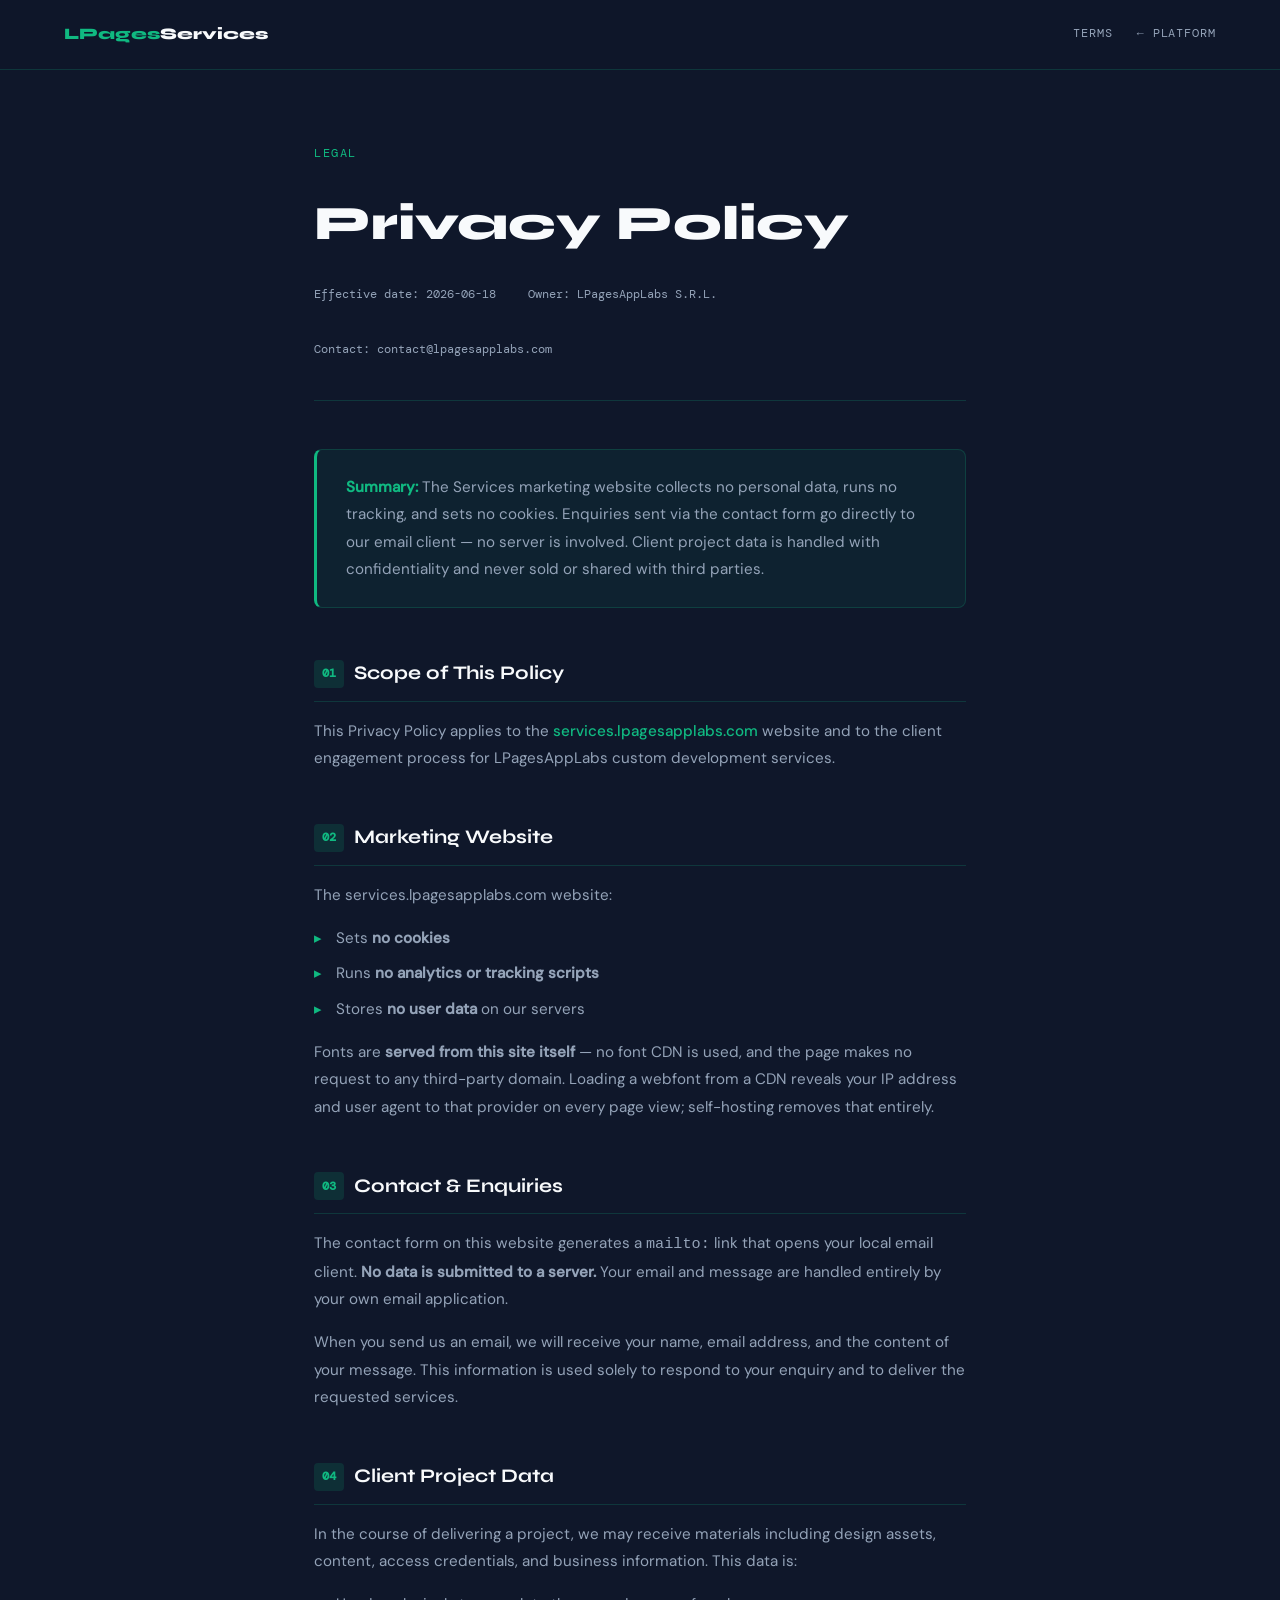
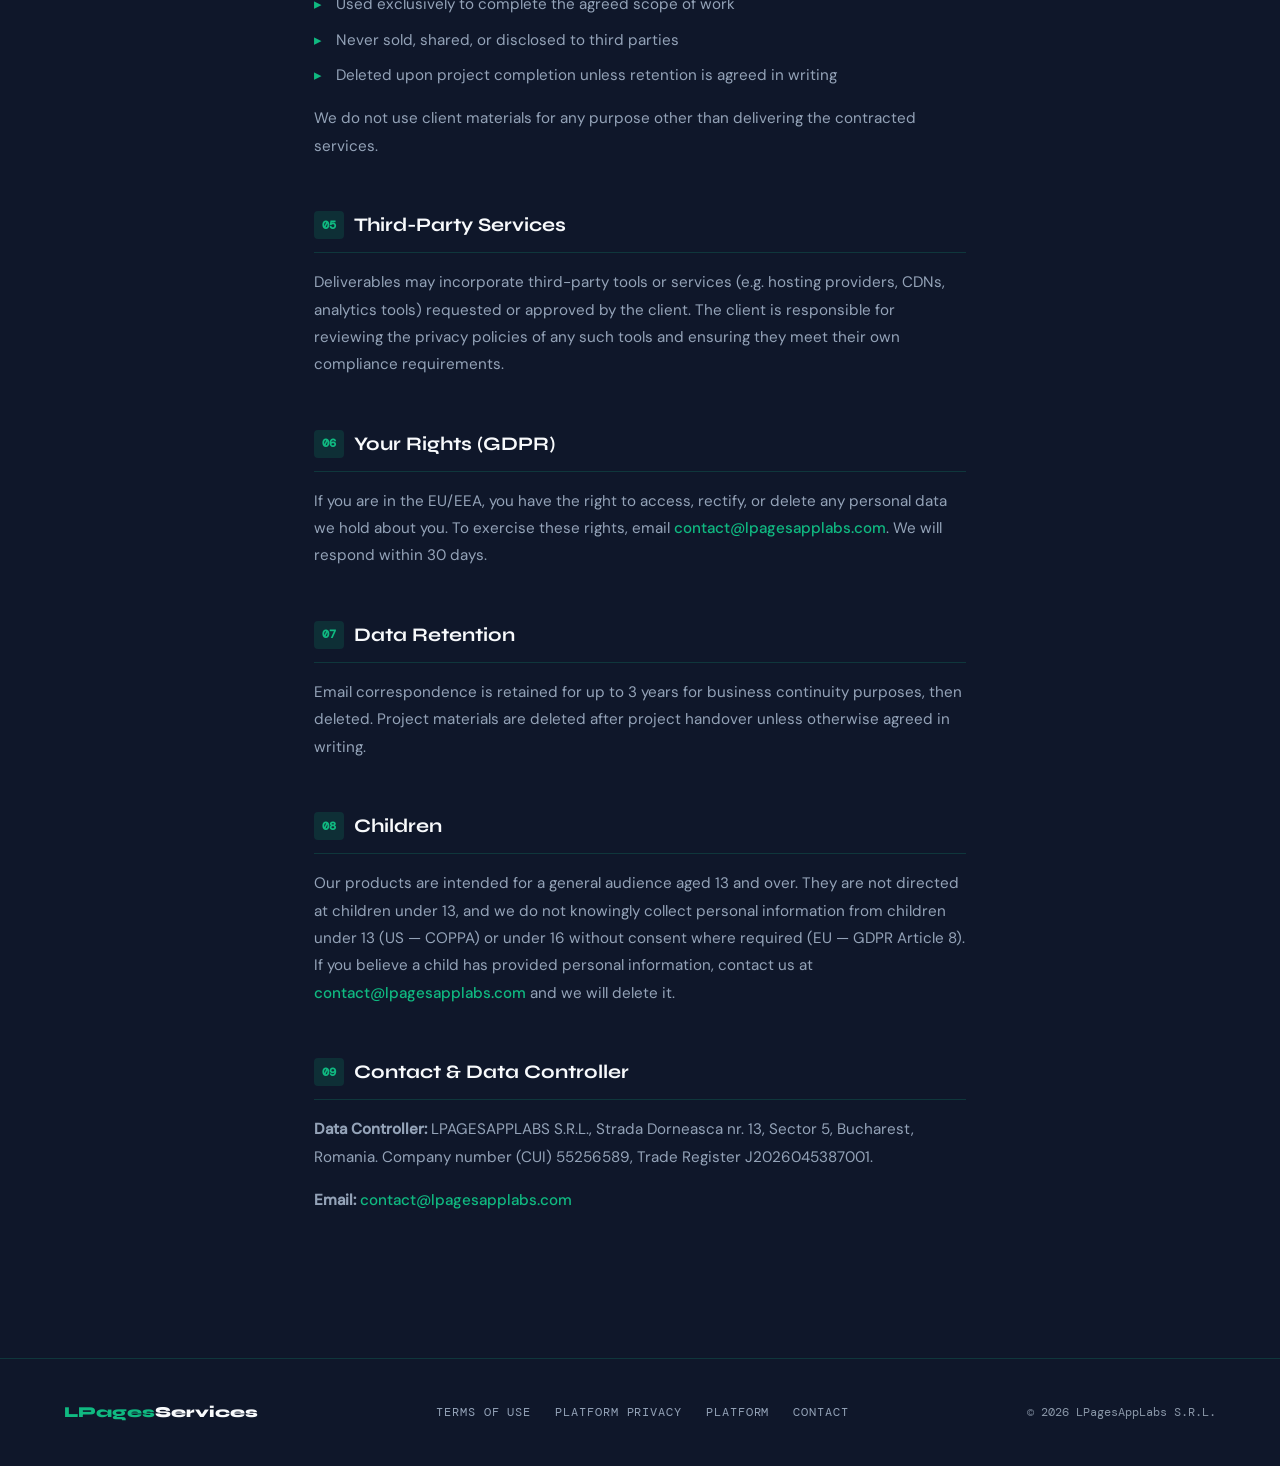
<file: public/privacy.html>
<!DOCTYPE html>
<!-- LPagesAppLabs Platform v1.0 · Services · contact@lpagesapplabs.com -->
<html lang="en">
<head>
  <meta charset="UTF-8" />
  <meta name="viewport" content="width=device-width, initial-scale=1.0"/>
  <meta name="color-scheme" content="dark">
  <title>Privacy Policy — LPagesAppLabs Services</title>
  <meta name="description" content="Privacy Policy for LPagesAppLabs Services — custom websites, landing pages, and mobile apps. No unnecessary data collected.">
  <link rel="canonical" href="https://services.lpagesapplabs.com/privacy.html" />
  <link rel="icon" href="/logo.svg" type="image/svg+xml">
  <script src="main.js"></script>
  <link rel="stylesheet" href="fonts.css">
  <link rel="preload" href="fonts/syne-latin-800-normal.woff2" as="font" type="font/woff2" crossorigin>
  <link rel="preload" href="fonts/dm-sans-latin-400-normal.woff2" as="font" type="font/woff2" crossorigin>
  <link rel="stylesheet" href="privacy.css">
  <meta property="og:title" content="Privacy Policy — LPagesAppLabs Services" />
  <meta property="og:description" content="Privacy Policy for LPagesAppLabs Services — custom websites, landing pages, and mobile apps. No unnecessary data collected." />
  <meta property="og:url" content="https://services.lpagesapplabs.com/privacy.html" />
  <meta property="og:type" content="website" />
  <meta property="og:image" content="https://lpagesapplabs.com/og-image.png" />
  <meta property="og:image:width" content="1200" />
  <meta property="og:image:height" content="630" />
  <meta name="twitter:card" content="summary_large_image" />
  <meta name="twitter:title" content="Privacy Policy — LPagesAppLabs Services" />
  <meta name="twitter:description" content="Privacy Policy for LPagesAppLabs Services — custom websites, landing pages, and mobile apps. No unnecessary data collected." />
  <meta name="twitter:image" content="https://lpagesapplabs.com/og-image.png" />
</head>
<body>
<a class="skip-link" href="#main-content">Skip to main content</a>

<nav>
  <a href="https://services.lpagesapplabs.com/" class="nav-logo"><span>LPages</span>Services</a>
  <div class="nav-links">
    <a href="terms.html">Terms</a>
    <a href="https://lpagesapplabs.com" rel="noopener noreferrer">← Platform</a>
  </div>
</nav>

<main class="wrap" id="main-content">
  <span class="page-label">Legal</span>
  <h1>Privacy Policy</h1>
  <div class="meta">
    <span>Effective date: 2026-06-18</span>
    <span>Owner: LPagesAppLabs S.R.L.</span>
    <span>Contact: contact@lpagesapplabs.com</span>
  </div>

  <div class="intro">
    <p><strong>Summary:</strong> The Services marketing website collects no personal data, runs no tracking, and sets no cookies. Enquiries sent via the contact form go directly to our email client — no server is involved. Client project data is handled with confidentiality and never sold or shared with third parties.</p>
  </div>

  <div class="section">
    <h2><span class="num">01</span> Scope of This Policy</h2>
    <p>This Privacy Policy applies to the <span class="highlight">services.lpagesapplabs.com</span> website and to the client engagement process for LPagesAppLabs custom development services.</p>
  </div>

  <div class="section">
    <h2><span class="num">02</span> Marketing Website</h2>
    <p>The services.lpagesapplabs.com website:</p>
    <ul>
      <li>Sets <strong>no cookies</strong></li>
      <li>Runs <strong>no analytics or tracking scripts</strong></li>
      <li>Stores <strong>no user data</strong> on our servers</li>
    </ul>
    <p>Fonts are <strong>served from this site itself</strong> — no font CDN is used, and the page makes no request to any third-party domain. Loading a webfont from a CDN reveals your IP address and user agent to that provider on every page view; self-hosting removes that entirely.</p>
  </div>

  <div class="section">
    <h2><span class="num">03</span> Contact & Enquiries</h2>
    <p>The contact form on this website generates a <code>mailto:</code> link that opens your local email client. <strong>No data is submitted to a server.</strong> Your email and message are handled entirely by your own email application.</p>
    <p>When you send us an email, we will receive your name, email address, and the content of your message. This information is used solely to respond to your enquiry and to deliver the requested services.</p>
  </div>

  <div class="section">
    <h2><span class="num">04</span> Client Project Data</h2>
    <p>In the course of delivering a project, we may receive materials including design assets, content, access credentials, and business information. This data is:</p>
    <ul>
      <li>Used exclusively to complete the agreed scope of work</li>
      <li>Never sold, shared, or disclosed to third parties</li>
      <li>Deleted upon project completion unless retention is agreed in writing</li>
    </ul>
    <p>We do not use client materials for any purpose other than delivering the contracted services.</p>
  </div>

  <div class="section">
    <h2><span class="num">05</span> Third-Party Services</h2>
    <p>Deliverables may incorporate third-party tools or services (e.g. hosting providers, CDNs, analytics tools) requested or approved by the client. The client is responsible for reviewing the privacy policies of any such tools and ensuring they meet their own compliance requirements.</p>
  </div>

  <div class="section">
    <h2><span class="num">06</span> Your Rights (GDPR)</h2>
    <p>If you are in the EU/EEA, you have the right to access, rectify, or delete any personal data we hold about you. To exercise these rights, email <span class="highlight">contact@lpagesapplabs.com</span>. We will respond within 30 days.</p>
  </div>

  <div class="section">
    <h2><span class="num">07</span> Data Retention</h2>
    <p>Email correspondence is retained for up to 3 years for business continuity purposes, then deleted. Project materials are deleted after project handover unless otherwise agreed in writing.</p>
  </div>

  <div class="section">
    <h2><span class="num">08</span> Children</h2>
    <p>Our products are intended for a general audience aged 13 and over. They are not directed at children under 13, and we do not knowingly collect personal information from children under 13 (US — COPPA) or under 16 without consent where required (EU — GDPR Article 8). If you believe a child has provided personal information, contact us at <span class="highlight">contact@lpagesapplabs.com</span> and we will delete it.</p>
  </div>

  <div class="section">
    <h2><span class="num">09</span> Contact & Data Controller</h2>
    <p><strong>Data Controller:</strong> LPAGESAPPLABS S.R.L., Strada Dorneasca nr. 13, Sector 5, Bucharest, Romania. Company number (CUI) 55256589, Trade Register J2026045387001.</p>
    <p><strong>Email:</strong> <span class="highlight">contact@lpagesapplabs.com</span></p>
  </div>
</main>

<footer>
  <a href="https://services.lpagesapplabs.com" class="legal-brand-link">
    <span class="ft-accent">LPages</span>Services
  </a>
  <div class="footer-links">
    <a href="terms.html">Terms of Use</a>
    <a href="https://lpagesapplabs.com/privacy.html">Platform Privacy</a>
    <a href="https://lpagesapplabs.com" rel="noopener noreferrer">Platform</a>
    <a href="mailto:contact@lpagesapplabs.com">Contact</a>
  </div>
  <div class="footer-copy">© 2026 LPagesAppLabs S.R.L.</div>
</footer>

</body>
</html>
</file>
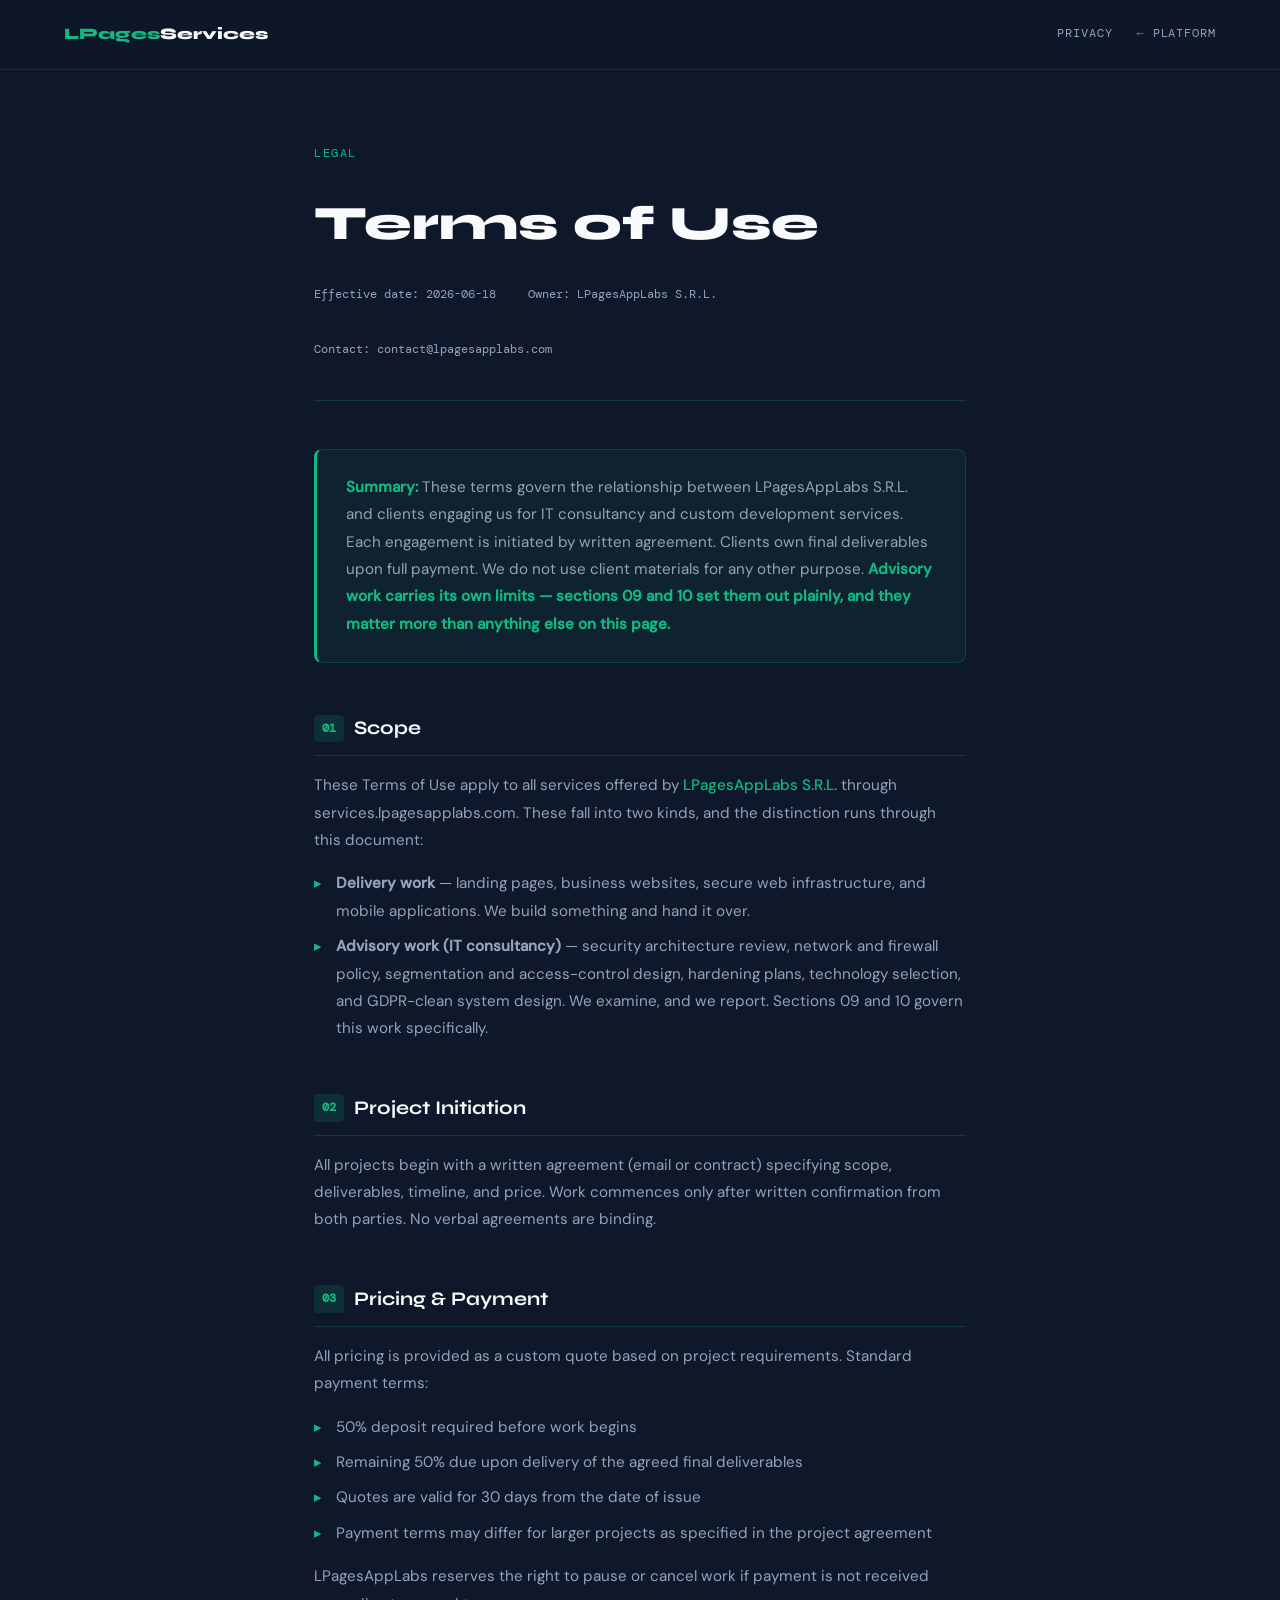
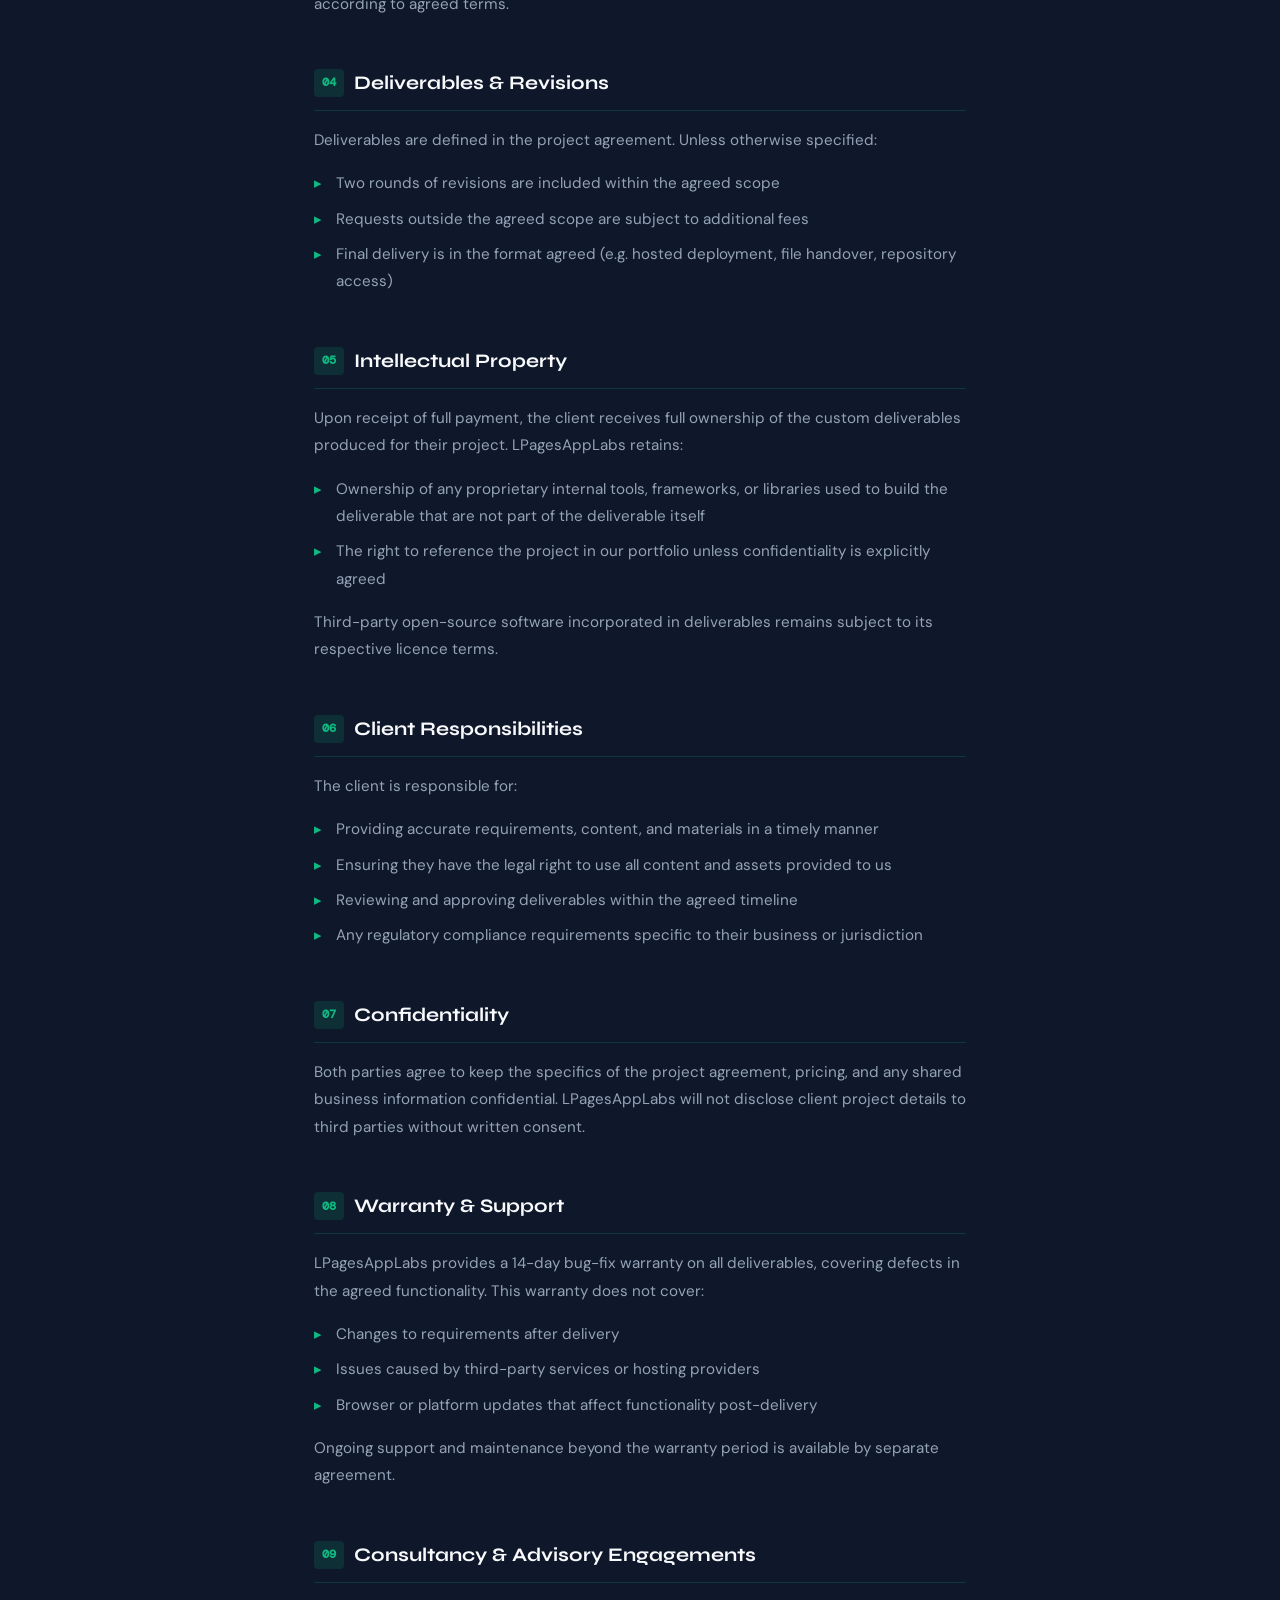
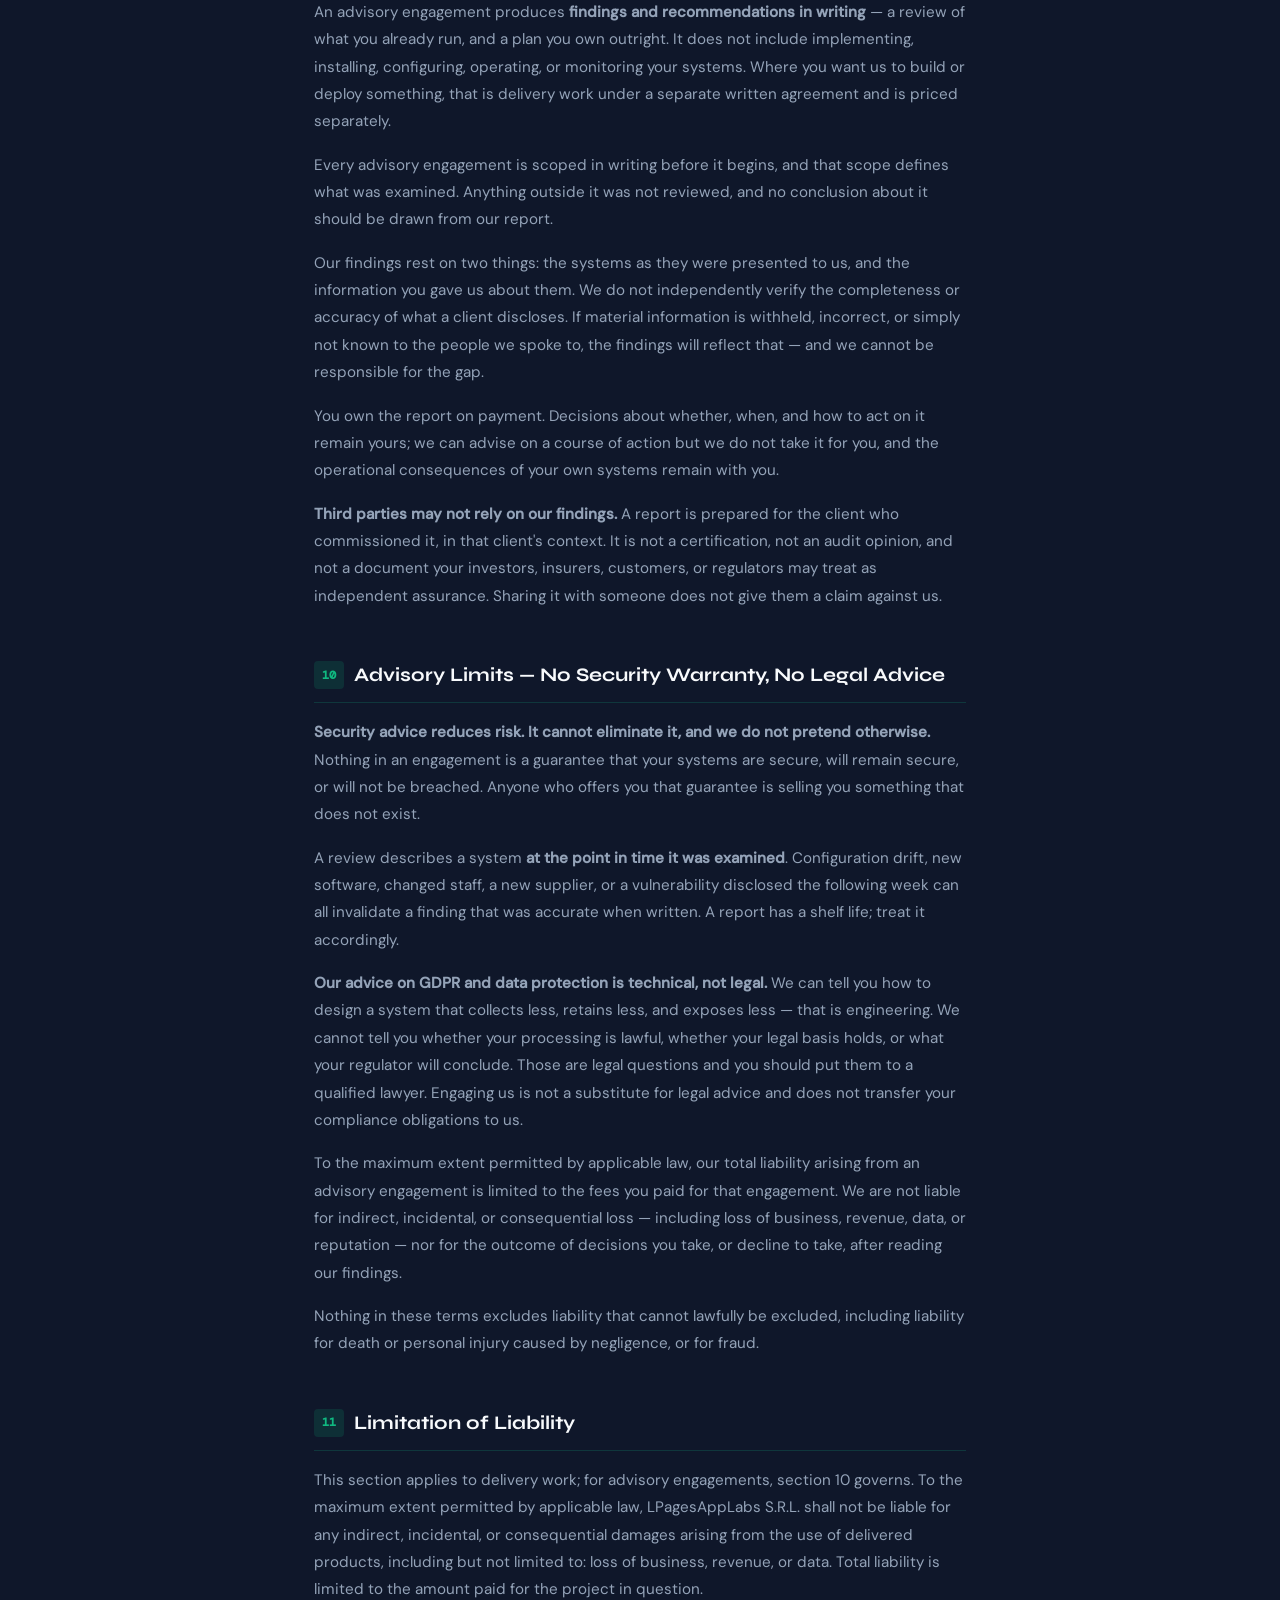
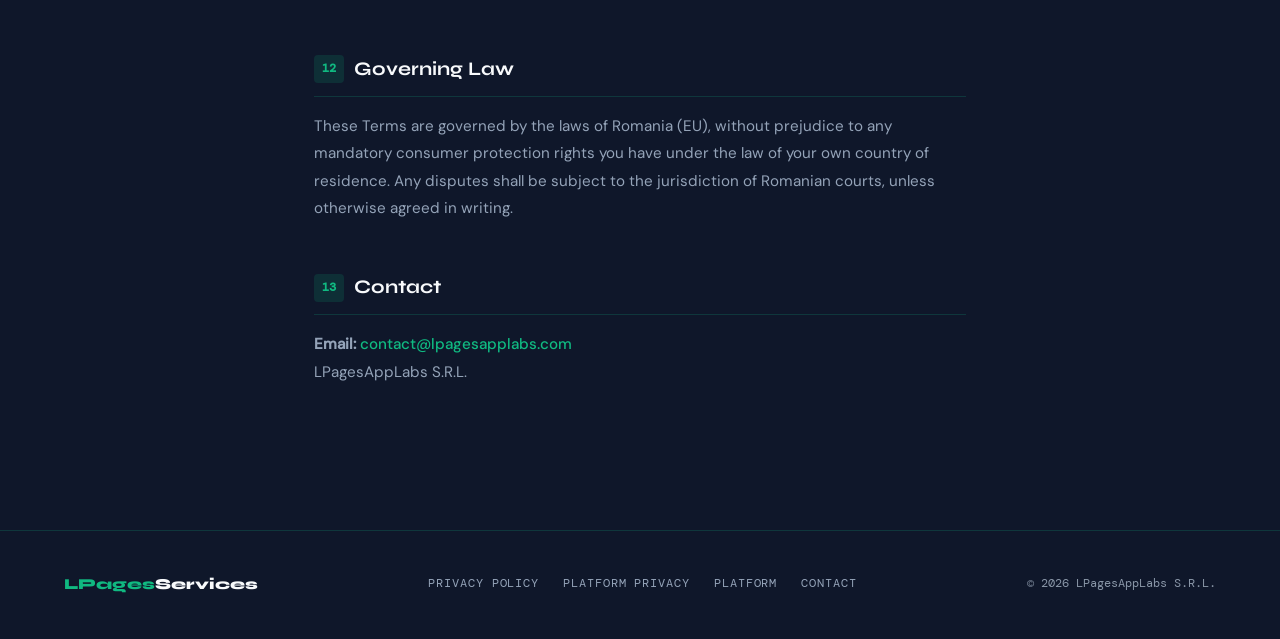
<file: public/terms.html>
<!DOCTYPE html>
<!-- LPagesAppLabs Platform v1.0 · Services · contact@lpagesapplabs.com -->
<html lang="en">
<head>
  <meta charset="UTF-8" />
  <meta name="viewport" content="width=device-width, initial-scale=1.0"/>
  <meta name="color-scheme" content="dark">
  <title>Terms of Use — LPagesAppLabs Services</title>
  <meta name="description" content="Terms of Use for LPagesAppLabs IT consultancy and custom development services — advisory engagements, landing pages, websites, and mobile apps.">
  <link rel="canonical" href="https://services.lpagesapplabs.com/terms.html" />
  <link rel="icon" href="/logo.svg" type="image/svg+xml">
  <script src="main.js"></script>
  <link rel="stylesheet" href="fonts.css">
  <link rel="preload" href="fonts/syne-latin-800-normal.woff2" as="font" type="font/woff2" crossorigin>
  <link rel="preload" href="fonts/dm-sans-latin-400-normal.woff2" as="font" type="font/woff2" crossorigin>
  <link rel="stylesheet" href="terms.css">
  <meta property="og:title" content="Terms of Use — LPagesAppLabs Services" />
  <meta property="og:description" content="Terms of Use for LPagesAppLabs IT consultancy and custom development services — advisory engagements, landing pages, websites, and mobile apps." />
  <meta property="og:url" content="https://services.lpagesapplabs.com/terms.html" />
  <meta property="og:type" content="website" />
  <meta property="og:image" content="https://lpagesapplabs.com/og-image.png" />
  <meta property="og:image:width" content="1200" />
  <meta property="og:image:height" content="630" />
  <meta name="twitter:card" content="summary_large_image" />
  <meta name="twitter:title" content="Terms of Use — LPagesAppLabs Services" />
  <meta name="twitter:description" content="Terms of Use for LPagesAppLabs IT consultancy and custom development services — advisory engagements, landing pages, websites, and mobile apps." />
  <meta name="twitter:image" content="https://lpagesapplabs.com/og-image.png" />
</head>
<body>
<a class="skip-link" href="#main-content">Skip to main content</a>

<nav>
  <a href="https://services.lpagesapplabs.com/" class="nav-logo"><span>LPages</span>Services</a>
  <div class="nav-links">
    <a href="privacy.html">Privacy</a>
    <a href="https://lpagesapplabs.com" rel="noopener noreferrer">← Platform</a>
  </div>
</nav>

<main class="wrap" id="main-content">
  <span class="page-label">Legal</span>
  <h1>Terms of Use</h1>
  <div class="meta">
    <span>Effective date: 2026-06-18</span>
    <span>Owner: LPagesAppLabs S.R.L.</span>
    <span>Contact: contact@lpagesapplabs.com</span>
  </div>

  <div class="intro">
    <p><strong>Summary:</strong> These terms govern the relationship between LPagesAppLabs S.R.L. and clients engaging us for IT consultancy and custom development services. Each engagement is initiated by written agreement. Clients own final deliverables upon full payment. We do not use client materials for any other purpose. <strong>Advisory work carries its own limits — sections 09 and 10 set them out plainly, and they matter more than anything else on this page.</strong></p>
  </div>

  <div class="section">
    <h2><span class="num">01</span> Scope</h2>
    <p>These Terms of Use apply to all services offered by <span class="highlight">LPagesAppLabs S.R.L.</span> through services.lpagesapplabs.com. These fall into two kinds, and the distinction runs through this document:</p>
    <ul>
      <li><strong>Delivery work</strong> — landing pages, business websites, secure web infrastructure, and mobile applications. We build something and hand it over.</li>
      <li><strong>Advisory work (IT consultancy)</strong> — security architecture review, network and firewall policy, segmentation and access-control design, hardening plans, technology selection, and GDPR-clean system design. We examine, and we report. Sections 09 and 10 govern this work specifically.</li>
    </ul>
  </div>

  <div class="section">
    <h2><span class="num">02</span> Project Initiation</h2>
    <p>All projects begin with a written agreement (email or contract) specifying scope, deliverables, timeline, and price. Work commences only after written confirmation from both parties. No verbal agreements are binding.</p>
  </div>

  <div class="section">
    <h2><span class="num">03</span> Pricing & Payment</h2>
    <p>All pricing is provided as a custom quote based on project requirements. Standard payment terms:</p>
    <ul>
      <li>50% deposit required before work begins</li>
      <li>Remaining 50% due upon delivery of the agreed final deliverables</li>
      <li>Quotes are valid for 30 days from the date of issue</li>
      <li>Payment terms may differ for larger projects as specified in the project agreement</li>
    </ul>
    <p>LPagesAppLabs reserves the right to pause or cancel work if payment is not received according to agreed terms.</p>
  </div>

  <div class="section">
    <h2><span class="num">04</span> Deliverables & Revisions</h2>
    <p>Deliverables are defined in the project agreement. Unless otherwise specified:</p>
    <ul>
      <li>Two rounds of revisions are included within the agreed scope</li>
      <li>Requests outside the agreed scope are subject to additional fees</li>
      <li>Final delivery is in the format agreed (e.g. hosted deployment, file handover, repository access)</li>
    </ul>
  </div>

  <div class="section">
    <h2><span class="num">05</span> Intellectual Property</h2>
    <p>Upon receipt of full payment, the client receives full ownership of the custom deliverables produced for their project. LPagesAppLabs retains:</p>
    <ul>
      <li>Ownership of any proprietary internal tools, frameworks, or libraries used to build the deliverable that are not part of the deliverable itself</li>
      <li>The right to reference the project in our portfolio unless confidentiality is explicitly agreed</li>
    </ul>
    <p>Third-party open-source software incorporated in deliverables remains subject to its respective licence terms.</p>
  </div>

  <div class="section">
    <h2><span class="num">06</span> Client Responsibilities</h2>
    <p>The client is responsible for:</p>
    <ul>
      <li>Providing accurate requirements, content, and materials in a timely manner</li>
      <li>Ensuring they have the legal right to use all content and assets provided to us</li>
      <li>Reviewing and approving deliverables within the agreed timeline</li>
      <li>Any regulatory compliance requirements specific to their business or jurisdiction</li>
    </ul>
  </div>

  <div class="section">
    <h2><span class="num">07</span> Confidentiality</h2>
    <p>Both parties agree to keep the specifics of the project agreement, pricing, and any shared business information confidential. LPagesAppLabs will not disclose client project details to third parties without written consent.</p>
  </div>

  <div class="section">
    <h2><span class="num">08</span> Warranty & Support</h2>
    <p>LPagesAppLabs provides a 14-day bug-fix warranty on all deliverables, covering defects in the agreed functionality. This warranty does not cover:</p>
    <ul>
      <li>Changes to requirements after delivery</li>
      <li>Issues caused by third-party services or hosting providers</li>
      <li>Browser or platform updates that affect functionality post-delivery</li>
    </ul>
    <p>Ongoing support and maintenance beyond the warranty period is available by separate agreement.</p>
  </div>

  <div class="section">
    <h2><span class="num">09</span> Consultancy &amp; Advisory Engagements</h2>
    <p>An advisory engagement produces <strong>findings and recommendations in writing</strong> — a review of what you already run, and a plan you own outright. It does not include implementing, installing, configuring, operating, or monitoring your systems. Where you want us to build or deploy something, that is delivery work under a separate written agreement and is priced separately.</p>
    <p>Every advisory engagement is scoped in writing before it begins, and that scope defines what was examined. Anything outside it was not reviewed, and no conclusion about it should be drawn from our report.</p>
    <p>Our findings rest on two things: the systems as they were presented to us, and the information you gave us about them. We do not independently verify the completeness or accuracy of what a client discloses. If material information is withheld, incorrect, or simply not known to the people we spoke to, the findings will reflect that — and we cannot be responsible for the gap.</p>
    <p>You own the report on payment. Decisions about whether, when, and how to act on it remain yours; we can advise on a course of action but we do not take it for you, and the operational consequences of your own systems remain with you.</p>
    <p><strong>Third parties may not rely on our findings.</strong> A report is prepared for the client who commissioned it, in that client's context. It is not a certification, not an audit opinion, and not a document your investors, insurers, customers, or regulators may treat as independent assurance. Sharing it with someone does not give them a claim against us.</p>
  </div>

  <div class="section">
    <h2><span class="num">10</span> Advisory Limits — No Security Warranty, No Legal Advice</h2>
    <p><strong>Security advice reduces risk. It cannot eliminate it, and we do not pretend otherwise.</strong> Nothing in an engagement is a guarantee that your systems are secure, will remain secure, or will not be breached. Anyone who offers you that guarantee is selling you something that does not exist.</p>
    <p>A review describes a system <strong>at the point in time it was examined</strong>. Configuration drift, new software, changed staff, a new supplier, or a vulnerability disclosed the following week can all invalidate a finding that was accurate when written. A report has a shelf life; treat it accordingly.</p>
    <p><strong>Our advice on GDPR and data protection is technical, not legal.</strong> We can tell you how to design a system that collects less, retains less, and exposes less — that is engineering. We cannot tell you whether your processing is lawful, whether your legal basis holds, or what your regulator will conclude. Those are legal questions and you should put them to a qualified lawyer. Engaging us is not a substitute for legal advice and does not transfer your compliance obligations to us.</p>
    <p>To the maximum extent permitted by applicable law, our total liability arising from an advisory engagement is limited to the fees you paid for that engagement. We are not liable for indirect, incidental, or consequential loss — including loss of business, revenue, data, or reputation — nor for the outcome of decisions you take, or decline to take, after reading our findings.</p>
    <p>Nothing in these terms excludes liability that cannot lawfully be excluded, including liability for death or personal injury caused by negligence, or for fraud.</p>
  </div>

  <div class="section">
    <h2><span class="num">11</span> Limitation of Liability</h2>
    <p>This section applies to delivery work; for advisory engagements, section 10 governs. To the maximum extent permitted by applicable law, LPagesAppLabs S.R.L. shall not be liable for any indirect, incidental, or consequential damages arising from the use of delivered products, including but not limited to: loss of business, revenue, or data. Total liability is limited to the amount paid for the project in question.</p>
  </div>

  <div class="section">
    <h2><span class="num">12</span> Governing Law</h2>
    <p>These Terms are governed by the laws of Romania (EU), without prejudice to any mandatory consumer protection rights you have under the law of your own country of residence. Any disputes shall be subject to the jurisdiction of Romanian courts, unless otherwise agreed in writing.</p>
  </div>

  <div class="section">
    <h2><span class="num">13</span> Contact</h2>
    <p><strong>Email:</strong> <span class="highlight">contact@lpagesapplabs.com</span><br>LPagesAppLabs S.R.L.</p>
  </div>
</main>

<footer>
  <a href="https://services.lpagesapplabs.com" class="legal-brand-link">
    <span class="ft-accent">LPages</span>Services
  </a>
  <div class="footer-links">
    <a href="privacy.html">Privacy Policy</a>
    <a href="https://lpagesapplabs.com/privacy.html">Platform Privacy</a>
    <a href="https://lpagesapplabs.com" rel="noopener noreferrer">Platform</a>
    <a href="mailto:contact@lpagesapplabs.com">Contact</a>
  </div>
  <div class="footer-copy">© 2026 LPagesAppLabs S.R.L.</div>
</footer>

</body>
</html>
</file>
<file: public/fonts.css>
/* Self-hosted webfonts. Previously loaded from fonts.bunny.net, which sat in both
   style-src and font-src on all nine origins with no SRI possible, because the
   CSS URL is generated. Serving them from our own origin removes the last
   third-party origin on the platform and lets the CSP drop to 'self'.
   Greek subsets omitted; latin and latin-ext cover English and Romanian. */

/* latin */
@font-face {
  font-family: 'Syne';
  font-style: normal;
  font-weight: 400;
  font-stretch: 100%;
  font-display: swap;
  src: url(fonts/syne-latin-400-normal.woff2) format('woff2'); 
  unicode-range: U+0000-00FF,U+0131,U+0152-0153,U+02BB-02BC,U+02C6,U+02DA,U+02DC,U+0304,U+0308,U+0329,U+2000-206F,U+20AC,U+2122,U+2191,U+2193,U+2212,U+2215,U+FEFF,U+FFFD;
}

/* latin-ext */
/* latin */
@font-face {
  font-family: 'Syne';
  font-style: normal;
  font-weight: 600;
  font-stretch: 100%;
  font-display: swap;
  src: url(fonts/syne-latin-600-normal.woff2) format('woff2'); 
  unicode-range: U+0000-00FF,U+0131,U+0152-0153,U+02BB-02BC,U+02C6,U+02DA,U+02DC,U+0304,U+0308,U+0329,U+2000-206F,U+20AC,U+2122,U+2191,U+2193,U+2212,U+2215,U+FEFF,U+FFFD;
}

/* latin-ext */
/* latin */
@font-face {
  font-family: 'Syne';
  font-style: normal;
  font-weight: 700;
  font-stretch: 100%;
  font-display: swap;
  src: url(fonts/syne-latin-700-normal.woff2) format('woff2'); 
  unicode-range: U+0000-00FF,U+0131,U+0152-0153,U+02BB-02BC,U+02C6,U+02DA,U+02DC,U+0304,U+0308,U+0329,U+2000-206F,U+20AC,U+2122,U+2191,U+2193,U+2212,U+2215,U+FEFF,U+FFFD;
}

/* latin-ext */
/* latin */
@font-face {
  font-family: 'Syne';
  font-style: normal;
  font-weight: 800;
  font-stretch: 100%;
  font-display: swap;
  src: url(fonts/syne-latin-800-normal.woff2) format('woff2'); 
  unicode-range: U+0000-00FF,U+0131,U+0152-0153,U+02BB-02BC,U+02C6,U+02DA,U+02DC,U+0304,U+0308,U+0329,U+2000-206F,U+20AC,U+2122,U+2191,U+2193,U+2212,U+2215,U+FEFF,U+FFFD;
}

/* latin-ext */
/* latin */
@font-face {
  font-family: 'DM Mono';
  font-style: normal;
  font-weight: 300;
  font-display: swap;
  src: url(fonts/dm-mono-latin-300-normal.woff2) format('woff2'); 
  unicode-range: U+0000-00FF,U+0131,U+0152-0153,U+02BB-02BC,U+02C6,U+02DA,U+02DC,U+0304,U+0308,U+0329,U+2000-206F,U+20AC,U+2122,U+2191,U+2193,U+2212,U+2215,U+FEFF,U+FFFD;
}

/* latin-ext */
@font-face {
  font-family: 'DM Mono';
  font-style: normal;
  font-weight: 300;
  font-display: swap;
  src: url(fonts/dm-mono-latin-ext-300-normal.woff2) format('woff2'); 
  unicode-range: U+0100-02BA,U+02BD-02C5,U+02C7-02CC,U+02CE-02D7,U+02DD-02FF,U+0304,U+0308,U+0329,U+1D00-1DBF,U+1E00-1E9F,U+1EF2-1EFF,U+2020,U+20A0-20AB,U+20AD-20C0,U+2113,U+2C60-2C7F,U+A720-A7FF;
}

/* latin */
@font-face {
  font-family: 'DM Mono';
  font-style: normal;
  font-weight: 400;
  font-display: swap;
  src: url(fonts/dm-mono-latin-400-normal.woff2) format('woff2'); 
  unicode-range: U+0000-00FF,U+0131,U+0152-0153,U+02BB-02BC,U+02C6,U+02DA,U+02DC,U+0304,U+0308,U+0329,U+2000-206F,U+20AC,U+2122,U+2191,U+2193,U+2212,U+2215,U+FEFF,U+FFFD;
}

/* latin-ext */
@font-face {
  font-family: 'DM Mono';
  font-style: normal;
  font-weight: 400;
  font-display: swap;
  src: url(fonts/dm-mono-latin-ext-400-normal.woff2) format('woff2'); 
  unicode-range: U+0100-02BA,U+02BD-02C5,U+02C7-02CC,U+02CE-02D7,U+02DD-02FF,U+0304,U+0308,U+0329,U+1D00-1DBF,U+1E00-1E9F,U+1EF2-1EFF,U+2020,U+20A0-20AB,U+20AD-20C0,U+2113,U+2C60-2C7F,U+A720-A7FF;
}

/* latin */
@font-face {
  font-family: 'DM Mono';
  font-style: normal;
  font-weight: 500;
  font-display: swap;
  src: url(fonts/dm-mono-latin-500-normal.woff2) format('woff2'); 
  unicode-range: U+0000-00FF,U+0131,U+0152-0153,U+02BB-02BC,U+02C6,U+02DA,U+02DC,U+0304,U+0308,U+0329,U+2000-206F,U+20AC,U+2122,U+2191,U+2193,U+2212,U+2215,U+FEFF,U+FFFD;
}

/* latin-ext */
@font-face {
  font-family: 'DM Mono';
  font-style: normal;
  font-weight: 500;
  font-display: swap;
  src: url(fonts/dm-mono-latin-ext-500-normal.woff2) format('woff2'); 
  unicode-range: U+0100-02BA,U+02BD-02C5,U+02C7-02CC,U+02CE-02D7,U+02DD-02FF,U+0304,U+0308,U+0329,U+1D00-1DBF,U+1E00-1E9F,U+1EF2-1EFF,U+2020,U+20A0-20AB,U+20AD-20C0,U+2113,U+2C60-2C7F,U+A720-A7FF;
}

/* latin */
@font-face {
  font-family: 'DM Sans';
  font-style: normal;
  font-weight: 300;
  font-stretch: 100%;
  font-display: swap;
  src: url(fonts/dm-sans-latin-300-normal.woff2) format('woff2'); 
  unicode-range: U+0000-00FF,U+0131,U+0152-0153,U+02BB-02BC,U+02C6,U+02DA,U+02DC,U+0304,U+0308,U+0329,U+2000-206F,U+20AC,U+2122,U+2191,U+2193,U+2212,U+2215,U+FEFF,U+FFFD;
}

/* latin-ext */
@font-face {
  font-family: 'DM Sans';
  font-style: normal;
  font-weight: 300;
  font-stretch: 100%;
  font-display: swap;
  src: url(fonts/dm-sans-latin-ext-300-normal.woff2) format('woff2'); 
  unicode-range: U+0100-02BA,U+02BD-02C5,U+02C7-02CC,U+02CE-02D7,U+02DD-02FF,U+0304,U+0308,U+0329,U+1D00-1DBF,U+1E00-1E9F,U+1EF2-1EFF,U+2020,U+20A0-20AB,U+20AD-20C0,U+2113,U+2C60-2C7F,U+A720-A7FF;
}

/* latin */
@font-face {
  font-family: 'DM Sans';
  font-style: normal;
  font-weight: 400;
  font-stretch: 100%;
  font-display: swap;
  src: url(fonts/dm-sans-latin-400-normal.woff2) format('woff2'); 
  unicode-range: U+0000-00FF,U+0131,U+0152-0153,U+02BB-02BC,U+02C6,U+02DA,U+02DC,U+0304,U+0308,U+0329,U+2000-206F,U+20AC,U+2122,U+2191,U+2193,U+2212,U+2215,U+FEFF,U+FFFD;
}

/* latin-ext */
@font-face {
  font-family: 'DM Sans';
  font-style: normal;
  font-weight: 400;
  font-stretch: 100%;
  font-display: swap;
  src: url(fonts/dm-sans-latin-ext-400-normal.woff2) format('woff2'); 
  unicode-range: U+0100-02BA,U+02BD-02C5,U+02C7-02CC,U+02CE-02D7,U+02DD-02FF,U+0304,U+0308,U+0329,U+1D00-1DBF,U+1E00-1E9F,U+1EF2-1EFF,U+2020,U+20A0-20AB,U+20AD-20C0,U+2113,U+2C60-2C7F,U+A720-A7FF;
}

/* latin */
@font-face {
  font-family: 'DM Sans';
  font-style: normal;
  font-weight: 500;
  font-stretch: 100%;
  font-display: swap;
  src: url(fonts/dm-sans-latin-500-normal.woff2) format('woff2'); 
  unicode-range: U+0000-00FF,U+0131,U+0152-0153,U+02BB-02BC,U+02C6,U+02DA,U+02DC,U+0304,U+0308,U+0329,U+2000-206F,U+20AC,U+2122,U+2191,U+2193,U+2212,U+2215,U+FEFF,U+FFFD;
}

/* latin-ext */
@font-face {
  font-family: 'DM Sans';
  font-style: normal;
  font-weight: 500;
  font-stretch: 100%;
  font-display: swap;
  src: url(fonts/dm-sans-latin-ext-500-normal.woff2) format('woff2'); 
  unicode-range: U+0100-02BA,U+02BD-02C5,U+02C7-02CC,U+02CE-02D7,U+02DD-02FF,U+0304,U+0308,U+0329,U+1D00-1DBF,U+1E00-1E9F,U+1EF2-1EFF,U+2020,U+20A0-20AB,U+20AD-20C0,U+2113,U+2C60-2C7F,U+A720-A7FF;
}
</file>
<file: public/styles.css>
*, *::before, *::after { box-sizing: border-box; margin: 0; padding: 0; }
    :root {
      --bg: #0F172A; --bg2: #111827;
      --surface: #1E293B; --surface2: #162032;
      --emerald: #10B981; --emerald-dim: #059669;
      --emerald-glow: rgba(16,185,129,0.15);
      --emerald-glow2: rgba(16,185,129,0.07);
      --cyan: #22D3EE;
      /* Added for the posture panel. The -aNN / -glow2 tints are their base colour
         at 0.07, so changing a base without its tint leaves a row on the old hue.
         Values are the apex platform's, so the panel is one design across all
         nine origins rather than nine variants of one idea. */
      --danger: #F87171;
      --danger-a07: rgba(248,113,113,0.07);
      --white: #F8FAFC; --muted: #94A3B8; --muted-dim: #8A97A8;
      --border: rgba(16,185,129,0.18);
    }
    html { scroll-behavior: smooth; }
    body {
      background: var(--bg); color: var(--white);
      font-family: 'DM Sans', sans-serif;
      font-size: 16px; line-height: 1.7; overflow-x: hidden;
    }
    body::before {
      content: '';
      position: fixed; inset: 0;
      background-image: url("data:image/svg+xml,%3Csvg viewBox='0 0 256 256' xmlns='http://www.w3.org/2000/svg'%3E%3Cfilter id='noise'%3E%3CfeTurbulence type='fractalNoise' baseFrequency='0.9' numOctaves='4' stitchTiles='stitch'/%3E%3C/filter%3E%3Crect width='100%25' height='100%25' filter='url(%23noise)' opacity='0.04'/%3E%3C/svg%3E");
      pointer-events: none; z-index: 0; opacity: 0.4;
    }
    section { position: relative; z-index: 1; }

    /* NAV */
    nav {
      position: fixed; top: 0; left: 0; right: 0; z-index: 100;
      display: flex; justify-content: space-between; align-items: center;
      padding: 1.25rem 5%;
      background: rgba(15,23,42,0.88);
      backdrop-filter: blur(18px);
      border-bottom: 1px solid var(--border);
    }
    .nav-logo {
      font-family: 'Syne', sans-serif; font-weight: 800;
      font-size: 1.05rem; letter-spacing: 0.05em;
      text-decoration: none; display: flex; align-items: center; gap: 0.5rem;
      color: var(--white);
    }
    .nav-logo .lp { color: var(--cyan); }
    .nav-logo .rest { color: var(--emerald); }
    .nav-platform {
      font-family: 'DM Mono', monospace; font-size: 0.72rem;
      color: var(--muted); text-decoration: none;
      letter-spacing: 0.08em; text-transform: uppercase;
      border: 1px solid var(--border); padding: 0.35rem 0.8rem;
      border-radius: 6px; transition: all 0.2s;
    }
    .nav-platform:hover { color: var(--cyan); border-color: rgba(34,211,238,0.3); }
    .nav-links { display: flex; gap: 2rem; align-items: center; }
    .nav-links a {
      font-family: 'DM Mono', monospace; font-size: 0.75rem;
      color: var(--muted); text-decoration: none;
      letter-spacing: 0.08em; text-transform: uppercase; transition: color 0.2s;
    }
    .nav-links a:hover { color: var(--emerald); }
    /* 22px of bars in a 44x44 hit box. padding grows the button to 44x44 while
       the negative margin gives back exactly what the padding added, so the
       footprint in the flex row stays the 30x24 it has always been and the bar
       height does not move — the logo is text at ~26-30px on seven of nine
       sites, so a real 44px button would have grown every one of those bars.
       z-index keeps the hit area above the neighbouring link where the two
       overlap by 7px; the neighbour is ~77px wide and loses only its edge.
       appearance/background/border are the UA reset — without them a <button>
       renders Chrome's grey buttonface on a dark navbar, which is what the
       root site was shipping on 2026-09-03. The other eight already reset it. */
    .nav-hamburger { display: none; flex-direction: column; gap: 5px; cursor: pointer; background: none; border: 0; appearance: none; -webkit-appearance: none; color: inherit; position: relative; z-index: 1; padding: 14px 11px; margin: -10px -7px; }
    .nav-hamburger span { display: block; width: 22px; height: 2px; background: var(--muted); border-radius: 2px; transition: all 0.2s; }
    /* top:100% is measured off <nav> itself, so it cannot disagree with the bar.
       The six sites that positioned this menu each hardcoded a top of 58-62px
       against bars computing to 62-71px, so every one tucked the menu's first few
       pixels behind a blurred bar. There is no number here to go stale.
       Requires #navMobile to be a CHILD of nav — see index.html.
       No z-index here, deliberately. nav is position:fixed with z-index:100, so IT
       establishes the stacking context this menu lives in and lifts the whole bar
       above page content. Inside that context the menu is absolute at top:100% --
       strictly below the bar -- so it overlaps no sibling and has nothing to order
       against. Six of nine sites carried z-index:99 here until 2026-09-04; it was
       inert on all six, left over from when this menu was a sibling of nav rather
       than its child. Do not re-add it: if the menu ever DOES need to stack, the
       thing to change is nav's 100, not a number on the child. */
    .nav-mobile { display: none; flex-direction: column; gap: 0; background: rgba(15,23,42,0.97); border-top: 1px solid var(--border); padding: 1rem 5%; position: absolute; top: 100%; left: 0; right: 0; }
    .nav-mobile a { font-family: 'DM Mono', monospace; font-size: 0.85rem; color: var(--muted); text-decoration: none; letter-spacing: 0.08em; text-transform: uppercase; padding: 0.75rem 0; border-bottom: 1px solid rgba(255,255,255,0.04); transition: color 0.2s; }
    .nav-mobile a:last-child { border-bottom: none; }
    .nav-mobile a:hover { color: var(--emerald); }
    .nav-mobile.open { display: flex; }

    /* HERO */
    #hero {
      min-height: 100vh;
      display: flex; flex-direction: column;
      align-items: center; justify-content: center;
      text-align: center; padding: 10rem 5% 6rem; overflow: hidden;
    }
    .hero-glow {
      position: absolute; width: 700px; height: 700px; border-radius: 50%;
      background: radial-gradient(circle, rgba(16,185,129,0.11) 0%, transparent 70%);
      top: 50%; left: 50%; transform: translate(-50%, -50%);
      pointer-events: none; animation: pulse-glow 6s ease-in-out infinite;
    }
    @keyframes pulse-glow {
      0%, 100% { opacity: 0.7; transform: translate(-50%,-50%) scale(1); }
      50% { opacity: 1; transform: translate(-50%,-50%) scale(1.08); }
    }
    .hero-badge {
      display: inline-flex; align-items: center; gap: 0.5rem;
      font-family: 'DM Mono', monospace; font-size: 0.72rem;
      letter-spacing: 0.12em; text-transform: uppercase;
      color: var(--emerald); background: var(--emerald-glow2);
      border: 1px solid var(--border);
      padding: 0.4rem 1rem; border-radius: 999px;
      margin-bottom: 2rem; animation: fadeUp 0.6s ease both;
    }
    .badge-dot {
      width: 6px; height: 6px; border-radius: 50%;
      background: var(--emerald); animation: blink 2s ease infinite;
    }
    @keyframes blink { 0%,100%{opacity:1} 50%{opacity:0.3} }
    h1 {
      font-family: 'Syne', sans-serif; font-weight: 800;
      font-size: clamp(2rem, 4.5vw, 3.4rem);
      line-height: 1.2; letter-spacing: -0.02em;
      margin-bottom: 1.5rem; animation: fadeUp 0.7s 0.1s ease both;
    }
    h1 .accent { color: var(--emerald); }
    .hero-sub {
      font-size: clamp(1rem, 2vw, 1.15rem); color: var(--muted);
      max-width: 520px; margin: 0 auto 2.8rem; font-weight: 300;
      animation: fadeUp 0.7s 0.2s ease both;
    }
    .btn-group {
      display: flex; gap: 1rem; flex-wrap: wrap; justify-content: center;
      animation: fadeUp 0.7s 0.3s ease both;
    }
    .btn {
      display: inline-flex; align-items: center; gap: 0.6rem;
      padding: 0.85rem 1.8rem; border-radius: 8px;
      font-family: 'DM Sans', sans-serif; font-size: 0.95rem;
      font-weight: 500; text-decoration: none; cursor: pointer; transition: all 0.2s;
    }
    .btn-primary { background: var(--emerald); color: #0F172A; border: none; }
    .btn-primary:hover { background: #0ea472; transform: translateY(-2px); box-shadow: 0 8px 30px rgba(16,185,129,0.35); }
    .btn-secondary { background: transparent; color: var(--white); border: 1px solid rgba(255,255,255,0.15); }
    .btn-secondary:hover { border-color: var(--emerald); color: var(--emerald); transform: translateY(-2px); }

    @keyframes fadeUp {
      from { opacity: 0; transform: translateY(24px); }
      to   { opacity: 1; transform: translateY(0); }
    }

    /* SECTION COMMON */
    .section-label {
      font-family: 'DM Mono', monospace; font-size: 0.72rem;
      letter-spacing: 0.14em; text-transform: uppercase;
      color: var(--emerald); margin-bottom: 1rem;
    }
    .section-title {
      font-family: 'Syne', sans-serif;
      font-size: clamp(1.8rem, 4vw, 2.6rem);
      font-weight: 700; line-height: 1.2; margin-bottom: 1rem;
    }

    /* SERVICES */
    #services {
      padding: 7rem 5%;
      background: var(--surface2);
      border-top: 1px solid var(--border);
    }
    .services-header { text-align: center; margin-bottom: 3.5rem; }
    .services-header p { color: var(--muted); font-size: 1rem; max-width: 500px; margin: 0 auto; }
    .svc-grid {
      display: grid;
      grid-template-columns: repeat(auto-fit, minmax(260px, 1fr));
      gap: 1.25rem; max-width: 1100px; margin: 0 auto;
    }
    .svc-card {
      background: var(--surface); border: 1px solid var(--border);
      border-radius: 12px; padding: 2rem;
      transition: all 0.25s;
    }
    .svc-card:hover { transform: translateY(-4px); box-shadow: 0 16px 40px rgba(0,0,0,0.5); border-color: rgba(16,185,129,0.38); }
    .svc-icon { margin-bottom: 1rem; display: flex; }
    .svc-title { font-family: 'Syne', sans-serif; font-size: 1.05rem; font-weight: 700; margin-bottom: 0.5rem; }
    .svc-desc { font-size: 0.88rem; color: var(--muted); line-height: 1.7; }
    .svc-templates-cta { text-align: center; margin-top: 2.5rem; }
    .svc-templates-link {
      font-family: 'DM Mono', monospace; font-size: 0.85rem;
      color: var(--emerald); text-decoration: none;
      border: 1px solid rgba(16,185,129,0.3); padding: 0.6rem 1.4rem;
      border-radius: 8px; display: inline-block;
      transition: all 0.2s;
    }
    .svc-templates-link:hover { background: var(--emerald-glow); border-color: var(--emerald); }

    /* WHY US */
    #why {
      padding: 7rem 5%;
    }
    .why-inner { max-width: 1100px; margin: 0 auto; }
    .why-header { text-align: center; margin-bottom: 3.5rem; }
    .why-header p { color: var(--muted); font-size: 1rem; max-width: 480px; margin: 0.5rem auto 0; }
    .why-grid {
      display: grid;
      grid-template-columns: repeat(auto-fit, minmax(220px, 1fr));
      gap: 1rem;
    }
    .why-card {
      background: var(--surface); border: 1px solid var(--border);
      border-radius: 10px; padding: 1.5rem;
      display: flex; gap: 1rem; align-items: flex-start;
    }
    .why-icon {
      flex-shrink: 0;
      width: 44px; height: 44px; border-radius: 10px;
      background: var(--emerald-glow2); border: 1px solid var(--border);
      display: flex; align-items: center; justify-content: center;
    }
    .why-text .why-title { font-family: 'Syne', sans-serif; font-size: 0.95rem; font-weight: 700; margin-bottom: 0.3rem; }
    .why-text p { font-size: 0.82rem; color: var(--muted); line-height: 1.6; }

    /* WORK */
    #work {
      padding: 7rem 5%;
      background: var(--surface2);
      border-top: 1px solid var(--border);
    }
    .work-inner { max-width: 800px; margin: 0 auto; }
    .work-header { text-align: center; margin-bottom: 3rem; }
    .work-header p { color: var(--muted); font-size: 1rem; margin-top: 0.5rem; }
    .work-card {
      background: var(--surface); border: 1px solid rgba(16,185,129,0.38);
      border-radius: 14px; padding: 2rem 2.5rem;
      display: flex; align-items: center; gap: 2rem;
      text-decoration: none; color: inherit;
      transition: all 0.25s; position: relative; overflow: hidden;
    }
    .work-card::before {
      content: ''; position: absolute; top: 0; left: 0; right: 0; height: 2px;
      background: linear-gradient(90deg, transparent, var(--emerald), transparent);
    }
    .work-card:hover { transform: translateY(-4px); box-shadow: 0 16px 40px rgba(0,0,0,0.5); }
    .work-card img { width: 64px; height: 64px; border-radius: 14px; flex-shrink: 0; }
    .work-info .work-tag {
      display: inline-block; font-size: 0.65rem; letter-spacing: 0.1em;
      text-transform: uppercase; padding: 0.2rem 0.65rem;
      border-radius: 4px; margin-bottom: 0.6rem; font-weight: 500;
      background: rgba(16,185,129,0.15); color: var(--emerald); border: 1px solid rgba(16,185,129,0.3);
    }
    .work-info .work-name { font-family: 'Syne', sans-serif; font-size: 1.15rem; font-weight: 700; margin-bottom: 0.3rem; }
    .work-info .work-domain { font-family: 'DM Mono', monospace; font-size: 0.72rem; color: var(--muted); margin-bottom: 0.6rem; }
    .work-info .work-desc { font-size: 0.88rem; color: var(--muted); line-height: 1.6; }
    .work-arrow { margin-left: auto; font-size: 1.2rem; color: var(--muted-dim); flex-shrink: 0; }
    .work-mono {
      width: 64px; height: 64px; border-radius: 14px;
      display: flex; align-items: center; justify-content: center;
      font-family: 'Syne', sans-serif; font-weight: 800; font-size: 1.4rem;
      flex-shrink: 0;
    }
    /* Scenario cards state a brief we are built for, never work delivered.
       Deliberately unlike .work-card — no monogram, no fill, dashed edge — so a
       reader cannot mistake one for a case study however fast they skim. */
    .work-card.work-card--scenario[data-accent] {
      /* [data-accent] repeated (already true of every scenario card) to raise
         specificity above .work-card[data-accent="X"] — same specificity,
         later source order would otherwise let the accent border-color win. */
      background: transparent; border-style: dashed;
      border-color: rgba(148,163,184,0.38); padding: 1.6rem 2rem;
    }
    .work-card.work-card--scenario::before { display: none; }
    .work-card.work-card--scenario:hover {
      transform: none; box-shadow: none; border-color: rgba(148,163,184,0.6);
    }
    .work-info h3.work-name { margin: 0 0 0.3rem; }

    .work-card[data-accent="amber"]::before  { background: linear-gradient(90deg, transparent, #F59E0B, transparent); }
    .work-card[data-accent="cyan"]::before   { background: linear-gradient(90deg, transparent, #22D3EE, transparent); }
    .work-card[data-accent="rose"]::before   { background: linear-gradient(90deg, transparent, #EC4899, transparent); }
    .work-card[data-accent="violet"]::before { background: linear-gradient(90deg, transparent, #8B5CF6, transparent); }
    .work-card[data-accent="indigo"]::before { background: linear-gradient(90deg, transparent, #6366F1, transparent); }
    .work-card[data-accent="lime"]::before   { background: linear-gradient(90deg, transparent, #84CC16, transparent); }
    .work-card[data-accent="sky"]::before    { background: linear-gradient(90deg, transparent, #7DD3FC, transparent); }
    .work-card[data-accent="orange"]::before { background: linear-gradient(90deg, transparent, #F97316, transparent); }
    .work-card[data-accent="blue"]::before   { background: linear-gradient(90deg, transparent, #3B82F6, transparent); }
    .work-card[data-accent="teal"]::before    { background: linear-gradient(90deg, transparent, #14B8A6, transparent); }
    .work-card[data-accent="emerald"]::before { background: linear-gradient(90deg, transparent, #10B981, transparent); }

    /* Per-accent: card border, mono avatar, tag chip — replaces all inline style="" attributes */
    .work-card[data-accent="violet"]          { border-color: rgba(139,92,246,0.35); }
    .work-card[data-accent="violet"] .work-mono  { background: rgba(139,92,246,0.07); border: 1px solid rgba(139,92,246,0.22); color: #8B5CF6; }
    .work-card[data-accent="violet"] .work-tag   { background: rgba(139,92,246,0.08); color: #8B5CF6; border-color: rgba(139,92,246,0.25); }
    .work-card[data-accent="amber"]           { border-color: rgba(245,158,11,0.35); }
    .work-card[data-accent="amber"] .work-mono   { background: rgba(245,158,11,0.07); border: 1px solid rgba(245,158,11,0.22); color: #F59E0B; }
    .work-card[data-accent="amber"] .work-tag    { background: rgba(245,158,11,0.08); color: #F59E0B; border-color: rgba(245,158,11,0.25); }
    .work-card[data-accent="cyan"]            { border-color: rgba(34,211,238,0.35); }
    .work-card[data-accent="cyan"] .work-mono    { background: rgba(34,211,238,0.07); border: 1px solid rgba(34,211,238,0.22); color: #22D3EE; }
    .work-card[data-accent="cyan"] .work-tag     { background: rgba(34,211,238,0.08); color: #22D3EE; border-color: rgba(34,211,238,0.25); }
    .work-card[data-accent="rose"]            { border-color: rgba(236,72,153,0.35); }
    .work-card[data-accent="rose"] .work-mono    { background: rgba(236,72,153,0.07); border: 1px solid rgba(236,72,153,0.22); color: #EC4899; }
    .work-card[data-accent="rose"] .work-tag     { background: rgba(236,72,153,0.08); color: #EC4899; border-color: rgba(236,72,153,0.25); }
    .work-card[data-accent="lime"]            { border-color: rgba(132,204,22,0.35); }
    .work-card[data-accent="lime"] .work-mono    { background: rgba(132,204,22,0.07); border: 1px solid rgba(132,204,22,0.22); color: #84CC16; }
    .work-card[data-accent="lime"] .work-tag     { background: rgba(132,204,22,0.08); color: #84CC16; border-color: rgba(132,204,22,0.25); }
    .work-card[data-accent="indigo"]          { border-color: rgba(99,102,241,0.35); }
    .work-card[data-accent="indigo"] .work-mono  { background: rgba(99,102,241,0.07); border: 1px solid rgba(99,102,241,0.22); color: #6366F1; }
    .work-card[data-accent="indigo"] .work-tag   { background: rgba(99,102,241,0.08); color: #6366F1; border-color: rgba(99,102,241,0.25); }
    .work-card[data-accent="sky"]             { border-color: rgba(125,211,252,0.35); }
    .work-card[data-accent="sky"] .work-mono     { background: rgba(125,211,252,0.07); border: 1px solid rgba(125,211,252,0.22); color: #7DD3FC; }
    .work-card[data-accent="sky"] .work-tag      { background: rgba(125,211,252,0.08); color: #7DD3FC; border-color: rgba(125,211,252,0.25); }
    .work-card[data-accent="orange"]          { border-color: rgba(249,115,22,0.35); }
    .work-card[data-accent="orange"] .work-mono  { background: rgba(249,115,22,0.07); border: 1px solid rgba(249,115,22,0.22); color: #F97316; }
    .work-card[data-accent="orange"] .work-tag   { background: rgba(249,115,22,0.08); color: #F97316; border-color: rgba(249,115,22,0.25); }
    .work-card[data-accent="blue"]            { border-color: rgba(59,130,246,0.35); }
    .work-card[data-accent="blue"] .work-mono    { background: rgba(59,130,246,0.07); border: 1px solid rgba(59,130,246,0.22); color: #3B82F6; }
    .work-card[data-accent="blue"] .work-tag     { background: rgba(59,130,246,0.08); color: #3B82F6; border-color: rgba(59,130,246,0.25); }
    .work-card[data-accent="teal"]            { border-color: rgba(20,184,166,0.35); }
    .work-card[data-accent="teal"] .work-mono    { background: rgba(20,184,166,0.07); border: 1px solid rgba(20,184,166,0.22); color: #14B8A6; }
    .work-card[data-accent="teal"] .work-tag     { background: rgba(20,184,166,0.08); color: #14B8A6; border-color: rgba(20,184,166,0.25); }
    .work-card[data-accent="emerald"]         { border-color: rgba(16,185,129,0.45); }
    .work-card[data-accent="emerald"] .work-mono { background: rgba(16,185,129,0.09); border: 1px solid rgba(16,185,129,0.28); color: #10B981; }
    .work-card[data-accent="emerald"] .work-tag  { background: rgba(16,185,129,0.1); color: #10B981; border-color: rgba(16,185,129,0.32); }
    /* Gap between stacked cards within a section */
    .work-gap { margin-top: 1.2rem; }
    /* Section-break divider with larger top margin */
    .work-divider--major { margin-top: 3rem; }
    /* Attribution note below template/portfolio grids */
    .work-copyright { font-family: 'DM Mono', monospace; font-size: 0.62rem; color: var(--muted-dim); text-align: right; margin-top: 2rem; letter-spacing: 0.04em; }

    .work-divider {
      display: flex; align-items: center; gap: 1rem; margin: 2.5rem 0 1.5rem;
    }
    .work-divider::before, .work-divider::after {
      content: ''; flex: 1; height: 1px; background: rgba(255,255,255,0.06);
    }
    .work-divider-label {
      font-family: 'DM Mono', monospace; font-size: 0.65rem;
      letter-spacing: 0.14em; text-transform: uppercase;
      color: var(--muted); white-space: nowrap;
    }
    .work-stack {
      display: flex; flex-wrap: wrap; gap: 0.4rem; margin-top: 0.9rem;
    }
    .work-stack span {
      font-family: 'DM Mono', monospace; font-size: 0.62rem;
      letter-spacing: 0.04em; padding: 0.15rem 0.5rem; border-radius: 4px;
      background: rgba(255,255,255,0.04); border: 1px solid rgba(255,255,255,0.08);
      color: var(--muted);
    }
    .work-timeline {
      font-family: 'DM Mono', monospace; font-size: 0.65rem;
      color: var(--muted); margin-top: 0.55rem;
    }
    @media (max-width: 600px) {
      .work-card { flex-direction: column; align-items: flex-start; gap: 1.2rem; padding: 1.5rem; }
      .work-arrow { display: none; }
    }

    /* TEMPLATES */
    #templates {
      padding: 7rem 5%;
      border-top: 1px solid var(--border);
    }

    /* CONTACT */
    #contact {
      padding: 7rem 5%;
      text-align: center;
    }
    .contact-inner { max-width: 560px; margin: 0 auto; }
    .contact-inner p { color: var(--muted); font-size: 1rem; margin: 1rem 0 2.5rem; }
    .contact-box {
      background: var(--surface); border: 1px solid var(--border);
      border-radius: 12px; padding: 2.5rem;
    }
    .contact-box p { color: var(--muted); font-size: 0.95rem; margin-bottom: 1.5rem; }
    .contact-email {
      display: inline-block;
      font-family: 'DM Mono', monospace; font-size: 0.95rem;
      color: var(--emerald); text-decoration: none;
      padding: 0.5rem 1rem;
      border: 1px solid var(--border); border-radius: 6px;
      transition: border-color 0.2s; overflow-wrap: anywhere; }
    .contact-email:hover { border-color: var(--emerald); }

    /* FOOTER */
    footer {
      padding: 2.5rem 5%;
      border-top: 1px solid var(--border);
      display: flex; justify-content: space-between; align-items: center;
      flex-wrap: wrap; gap: 1rem; position: relative; z-index: 1;
    }
    .footer-logo {
      font-family: 'Syne', sans-serif; font-weight: 800; font-size: 0.95rem;
      text-decoration: none; display: flex; align-items: center; gap: 0.4rem;
    }
    .footer-logo .lp { color: var(--cyan); }
    .footer-logo .rest { color: var(--emerald); }
    .footer-links { display: flex; gap: 1.8rem; flex-wrap: wrap; }
    .footer-links a {
      font-family: 'DM Mono', monospace; font-size: 0.72rem;
      letter-spacing: 0.08em; text-transform: uppercase;
      color: var(--muted); text-decoration: none; transition: color 0.2s;
    }
    .footer-links a:hover { color: var(--emerald); }
    .footer-copy { font-family: 'DM Mono', monospace; font-size: 0.72rem; color: var(--muted-dim); }

    /* SCROLL REVEAL */
    .js .reveal { opacity: 0; transform: translateY(20px); transition: opacity 0.7s ease, transform 0.7s ease; }
    .js .reveal.visible { opacity: 1; transform: none; }

    @media (prefers-reduced-motion: reduce) {
      *, *::before, *::after { animation-duration: 0.01ms !important; animation-iteration-count: 1 !important; transition-duration: 0.01ms !important; }
      html { scroll-behavior: auto; }
      .js .reveal { opacity: 1; transform: none; }
    }

    @media (max-width: 768px) {
      .nav-links { display: none; }
      .nav-hamburger { display: flex; }
      #hero { padding: 7rem 5% 4rem; }
      h1 { font-size: clamp(1.8rem, 7vw, 2.5rem); }
      .btn-group { flex-direction: column; align-items: center; }
      .btn { width: 100%; max-width: 280px; justify-content: center; }
      #services { padding: 4rem 5%; }
      .svc-grid { grid-template-columns: 1fr; }
      #why { padding: 4rem 5%; }
      .why-grid { grid-template-columns: 1fr; }
      #work { padding: 4rem 5%; }
      #templates { padding: 4rem 5%; }
      .work-card { flex-direction: column; text-align: center; }
      .work-arrow { display: none; }
      #contact { padding: 4rem 5%; }
      footer { flex-direction: column; text-align: center; align-items: center; }
      .footer-links { justify-content: center; gap: 1rem; }
    }
  
/* Skip-to-content — WCAG 2.4.1 Level A */
.skip-link {
  position: absolute;
  top: -48px;
  left: 1rem;
  background: #10B981;
  color: #0F172A;
  padding: 0.5rem 1.1rem;
  border-radius: 0 0 6px 6px;
  z-index: 9999;
  font-size: 0.85rem;
  font-weight: 600;
  text-decoration: none;
  transition: top 0.15s ease;
}
.skip-link:focus { top: 0; outline: 2px solid #0F172A; outline-offset: 2px; }

/* Focus is a designed state, not a browser default. Nothing on this platform
   defined one except .skip-link, and five inputs actively removed the ring and
   signalled focus with a 1px border tint only — a colour-only indicator, which
   fails WCAG 1.4.1 and 2.4.7. White on these surfaces measures >13:1.
   :focus-visible, so pointer users never see a ring they did not ask for. */
:focus-visible {
  outline: 2px solid #F8FAFC;
  outline-offset: 2px;
  border-radius: 4px;
}
a:focus-visible, button:focus-visible, input:focus-visible,
[tabindex]:focus-visible, .btn:focus-visible {
  outline: 2px solid #F8FAFC;
  outline-offset: 2px;
}

/* Card titles are h3 so screen readers and search engines can navigate by
   heading; :where() keeps specificity at 0 so the existing class rules,
   which were written for divs, continue to control every visual property. */
:where(h3.work-name, h3.feature-title, h3.step-title, h3.svc-title, h3.prod-name, h3.post-title, h3.concept-title, h3.why-title, h3.card-title, h3.tier-name) {
  margin: 0; font-size: inherit; font-weight: inherit; line-height: inherit;
}
:where(h3.vis-title, h3.m-name, h3.goal-title, h3.lt-title, h3.how-title, h3.tier-head) {
  margin: 0; font-size: inherit; font-weight: inherit; line-height: inherit;
}

/* WCAG 2.5.8 — standalone nav and footer links computed ~20px tall against a
   24px minimum. min-height with inline-flex raises the hit area without adding
   padding that would shift the existing horizontal rhythm. */
.nav-links a, .footer-links a, .nav-mobile a, .nav-right a {
  display: inline-flex; align-items: center; min-height: 24px;
}

/* 404 page. No inline style attributes anywhere — style-src is 'self' with no
   unsafe-inline, so an inline style would simply not apply and the page would
   render bare. The strict CSP is only real because nothing depends on inline. */
.nf-wrap {
  min-height: 70vh; display: flex; flex-direction: column;
  align-items: center; justify-content: center; text-align: center;
  padding: 8rem 5% 4rem; gap: 1rem;
}
.nf-code {
  font-family: 'DM Mono', monospace; font-size: .72rem; letter-spacing: .14em;
  text-transform: uppercase; color: var(--muted);
}
.nf-title { font-family: 'Syne', sans-serif; font-weight: 800; font-size: clamp(2rem, 5vw, 3rem); }
.nf-body { color: var(--muted); max-width: 46ch; line-height: 1.7; }
.nf-back { color: var(--white); }

/* Contact address fit, added 2026-09-03. Measured on a 360px viewport with the
   shipped DM Mono (0.6em advance, 25 chars at 0.95rem = 228.0px of text):
   clip-trimmer, compress, games, milife and services had 208px of room and
   overflowed their card by 20px, visible on both borders because an
   inline-block cannot break at its own padding. Root cleared by 1.2px a side.
   The cause was a missing mobile override — root and ai-crypto reduce
   .contact-box padding below 768px; the other six kept the 2.5rem desktop
   value. These values give +20px at 360px.
   lockedpages is deliberately NOT here: it uses .contact-email-text on a
   <span>, a different element with a different rule. R30 — exception, written. */
@media (max-width: 768px) {
  .contact-box { padding: 1.5rem; }
  .contact-email { display: block; margin: 0.4rem 0; padding: 0.5rem 0.75rem; }
}

/* --- SECURITY POSTURE PANEL -------------------------------------------------
   Rows ship with static values and are upgraded to measured ones by posture.js.
   .posture-measured is added only after a real measurement, so the "measured"
   affordance can never appear on a value nobody checked. .posture-fail exists
   so the panel can contradict us in public — a panel that can only ever show
   good news is marketing, not evidence. */
#posture { max-width: 1100px; margin: 0 auto; padding: 6rem 1.5rem 2rem; }
.posture-header { text-align: center; margin-bottom: 3rem; }
.posture-header p { color: var(--muted-dim); max-width: 60ch; margin: 1rem auto 0; line-height: 1.7; }

.posture-grid { display: grid; grid-template-columns: repeat(auto-fit, minmax(300px, 1fr)); gap: 1rem; }

.posture-row {
  background: var(--surface2);
  border: 1px solid var(--border);
  border-left: 3px solid var(--muted-dim);
  border-radius: 8px;
  padding: 1.25rem 1.4rem;
}
.posture-grid dt, .posture-grid dd { margin: 0; }
.posture-label { font-size: 0.8rem; color: var(--muted-dim); letter-spacing: 0.02em; }
.posture-value {
  font-family: 'DM Mono', monospace;
  font-size: 1.6rem;
  color: var(--white);
  margin: 0.4rem 0 0.5rem;
  word-break: break-word;
}
.posture-note { font-size: 0.75rem; color: var(--muted-dim); line-height: 1.55; }

/* Measured — the only state that earns the accent colour and the tick. */
.posture-measured { border-left-color: var(--emerald); background: var(--emerald-glow2); }
.posture-measured .posture-value { color: var(--emerald); }
.posture-measured .posture-label::after {
  content: ' ✓ measured';
  color: var(--emerald);
  font-family: 'DM Mono', monospace;
  font-size: 0.62rem;
  letter-spacing: 0.06em;
}
/* Reality disagreed with the shipped value. Deliberately loud. */
.posture-fail { border-left-color: var(--danger); background: var(--danger-a07); }
.posture-fail .posture-value { color: var(--danger); }
.posture-fail .posture-label::after { content: ' ✕ failed'; color: var(--danger); }

.posture-foot { margin-top: 2.5rem; text-align: center; }
.posture-stamp { font-size: 0.78rem; color: var(--muted-dim); max-width: 68ch; margin: 0 auto; line-height: 1.7; }
.posture-time-wrap { font-family: 'DM Mono', monospace; }
.posture-links { margin-top: 1rem; font-size: 0.8rem; }
.posture-links a { color: var(--emerald); text-decoration: none; border-bottom: 1px solid transparent; }
.posture-links a:hover, .posture-links a:focus-visible { border-bottom-color: var(--emerald); }

@media (max-width: 640px) {
  #posture { padding-top: 4rem; }
  .posture-value { font-size: 1.3rem; }
}
</file>
<file: public/privacy.css>
*{box-sizing:border-box;margin:0;padding:0}
    :root{
      --bg:#0F172A;--surface:#1E293B;
      --emerald:#10B981;--em-glow:rgba(16,185,129,0.15);--em-glow2:rgba(16,185,129,0.07);
      --white:#F8FAFC;--muted:#94A3B8;--muted-dim:#8A97A8;--border:rgba(16,185,129,0.2)
    }
    body{background:var(--bg);color:var(--white);font-family:'DM Sans',sans-serif;line-height:1.8}
    nav{position:fixed;top:0;left:0;right:0;z-index:100;display:flex;justify-content:space-between;align-items:center;padding:1.25rem 5%;background:rgba(15,23,42,0.9);backdrop-filter:blur(18px);border-bottom:1px solid var(--border)}
    .nav-logo{font-family:'Syne',sans-serif;font-weight:800;font-size:1rem;color:var(--white);text-decoration:none}
    .nav-logo span{color:var(--emerald)}
    .nav-links{display:flex;align-items:center;gap:1.5rem}
    .nav-links a{font-family:'DM Mono',monospace;font-size:.72rem;color:var(--muted);text-decoration:none;text-transform:uppercase;letter-spacing:.08em;transition:color .2s}
    .nav-links a:hover{color:var(--emerald)}
    .wrap{max-width:780px;margin:0 auto;padding:9rem 5% 6rem;position:relative;z-index:1}
    .page-label{font-family:'DM Mono',monospace;font-size:.72rem;letter-spacing:.14em;text-transform:uppercase;color:var(--emerald);display:block;margin-bottom:1rem}
    h1{font-family:'Syne',sans-serif;font-weight:800;font-size:clamp(2rem,5vw,3rem);margin-bottom:1rem}
    .meta{font-family:'DM Mono',monospace;font-size:.78rem;color:var(--muted);display:flex;gap:2rem;flex-wrap:wrap;padding-bottom:2.5rem;border-bottom:1px solid var(--border);margin-bottom:3rem}
    .intro{background:var(--em-glow2);border:1px solid var(--border);border-left:3px solid var(--emerald);border-radius:8px;padding:1.5rem 1.8rem;margin-bottom:3rem}
    .intro p{font-size:.95rem;color:var(--muted)}
    .intro strong{color:var(--emerald)}
    .section{margin-bottom:3rem}
    .section h2{font-family:'Syne',sans-serif;font-size:1.2rem;font-weight:700;display:flex;align-items:center;gap:.6rem;padding-bottom:.6rem;border-bottom:1px solid var(--border);margin-bottom:1rem}
    .num{font-family:'DM Mono',monospace;font-size:.75rem;color:var(--emerald);background:var(--em-glow);padding:.2rem .5rem;border-radius:4px}
    .section p{color:var(--muted);font-size:.95rem;margin-bottom:1rem}
    .section ul{list-style:none;display:flex;flex-direction:column;gap:.5rem;margin:.8rem 0 1rem}
    .section ul li{color:var(--muted);font-size:.95rem;padding-left:1.4rem;position:relative}
    .section ul li::before{content:'▸';position:absolute;left:0;color:var(--emerald)}
    .highlight{color:var(--emerald);font-weight:500}
    footer{padding:2.5rem 5%;border-top:1px solid var(--border);display:flex;justify-content:space-between;align-items:center;flex-wrap:wrap;gap:1rem;position:relative;z-index:1}
    .footer-links{display:flex;gap:1.5rem;flex-wrap:wrap}
    .footer-links a{font-family:'DM Mono',monospace;font-size:.72rem;letter-spacing:.08em;text-transform:uppercase;color:var(--muted);text-decoration:none;transition:color .2s}
    .footer-links a:hover{color:var(--emerald)}
    .footer-copy{font-family:'DM Mono',monospace;font-size:.72rem;color:var(--muted-dim);}
    @media(max-width:768px){.wrap{padding:7rem 5% 4rem}.meta{flex-direction:column;gap:.5rem}footer{flex-direction:column;text-align:center}}
  
/* Brand accent for footer logo span */
.ft-accent { color: #10B981; }

/* Footer brand link on legal pages */
.legal-brand-link { font-family: 'Syne', sans-serif; font-weight: 800; font-size: .95rem; text-decoration: none; color: var(--white); }

/* Skip-to-content — WCAG 2.4.1 Level A */
.skip-link {
  position: absolute;
  top: -48px;
  left: 1rem;
  background: #10B981;
  color: #0F172A;
  padding: 0.5rem 1.1rem;
  border-radius: 0 0 6px 6px;
  z-index: 9999;
  font-size: 0.85rem;
  font-weight: 600;
  text-decoration: none;
  transition: top 0.15s ease;
}
.skip-link:focus { top: 0; outline: 2px solid #0F172A; outline-offset: 2px; }

/* Focus is a designed state, not a browser default. Nothing on this platform
   defined one except .skip-link, and five inputs actively removed the ring and
   signalled focus with a 1px border tint only — a colour-only indicator, which
   fails WCAG 1.4.1 and 2.4.7. White on these surfaces measures >13:1.
   :focus-visible, so pointer users never see a ring they did not ask for. */
:focus-visible {
  outline: 2px solid #F8FAFC;
  outline-offset: 2px;
  border-radius: 4px;
}
a:focus-visible, button:focus-visible, input:focus-visible,
[tabindex]:focus-visible, .btn:focus-visible {
  outline: 2px solid #F8FAFC;
  outline-offset: 2px;
}

/* Card titles are h3 so screen readers and search engines can navigate by
   heading; :where() keeps specificity at 0 so the existing class rules,
   which were written for divs, continue to control every visual property. */
:where(h3.work-name, h3.feature-title, h3.step-title, h3.svc-title, h3.prod-name, h3.post-title, h3.concept-title, h3.why-title, h3.card-title, h3.tier-name) {
  margin: 0; font-size: inherit; font-weight: inherit; line-height: inherit;
}

/* WCAG 2.5.8 — standalone nav and footer links computed ~20px tall against a
   24px minimum. min-height with inline-flex raises the hit area without adding
   padding that would shift the existing horizontal rhythm. */
.nav-links a, .footer-links a, .nav-mobile a, .nav-right a {
  display: inline-flex; align-items: center; min-height: 24px;
}
</file>
<file: public/terms.css>
*{box-sizing:border-box;margin:0;padding:0}
    :root{
      --bg:#0F172A;--surface:#1E293B;
      --emerald:#10B981;--em-glow:rgba(16,185,129,0.15);--em-glow2:rgba(16,185,129,0.07);
      --white:#F8FAFC;--muted:#94A3B8;--muted-dim:#8A97A8;--border:rgba(16,185,129,0.2)
    }
    body{background:var(--bg);color:var(--white);font-family:'DM Sans',sans-serif;line-height:1.8}
    nav{position:fixed;top:0;left:0;right:0;z-index:100;display:flex;justify-content:space-between;align-items:center;padding:1.25rem 5%;background:rgba(15,23,42,0.9);backdrop-filter:blur(18px);border-bottom:1px solid var(--border)}
    .nav-logo{font-family:'Syne',sans-serif;font-weight:800;font-size:1rem;color:var(--white);text-decoration:none}
    .nav-logo span{color:var(--emerald)}
    .nav-links{display:flex;align-items:center;gap:1.5rem}
    .nav-links a{font-family:'DM Mono',monospace;font-size:.72rem;color:var(--muted);text-decoration:none;text-transform:uppercase;letter-spacing:.08em;transition:color .2s}
    .nav-links a:hover{color:var(--emerald)}
    .wrap{max-width:780px;margin:0 auto;padding:9rem 5% 6rem;position:relative;z-index:1}
    .page-label{font-family:'DM Mono',monospace;font-size:.72rem;letter-spacing:.14em;text-transform:uppercase;color:var(--emerald);display:block;margin-bottom:1rem}
    h1{font-family:'Syne',sans-serif;font-weight:800;font-size:clamp(2rem,5vw,3rem);margin-bottom:1rem}
    .meta{font-family:'DM Mono',monospace;font-size:.78rem;color:var(--muted);display:flex;gap:2rem;flex-wrap:wrap;padding-bottom:2.5rem;border-bottom:1px solid var(--border);margin-bottom:3rem}
    .intro{background:var(--em-glow2);border:1px solid var(--border);border-left:3px solid var(--emerald);border-radius:8px;padding:1.5rem 1.8rem;margin-bottom:3rem}
    .intro p{font-size:.95rem;color:var(--muted)}
    .intro strong{color:var(--emerald)}
    .section{margin-bottom:3rem}
    .section h2{font-family:'Syne',sans-serif;font-size:1.2rem;font-weight:700;display:flex;align-items:center;gap:.6rem;padding-bottom:.6rem;border-bottom:1px solid var(--border);margin-bottom:1rem}
    .num{font-family:'DM Mono',monospace;font-size:.75rem;color:var(--emerald);background:var(--em-glow);padding:.2rem .5rem;border-radius:4px}
    .section p{color:var(--muted);font-size:.95rem;margin-bottom:1rem}
    .section ul{list-style:none;display:flex;flex-direction:column;gap:.5rem;margin:.8rem 0 1rem}
    .section ul li{color:var(--muted);font-size:.95rem;padding-left:1.4rem;position:relative}
    .section ul li::before{content:'▸';position:absolute;left:0;color:var(--emerald)}
    .highlight{color:var(--emerald);font-weight:500}
    footer{padding:2.5rem 5%;border-top:1px solid var(--border);display:flex;justify-content:space-between;align-items:center;flex-wrap:wrap;gap:1rem;position:relative;z-index:1}
    .footer-links{display:flex;gap:1.5rem;flex-wrap:wrap}
    .footer-links a{font-family:'DM Mono',monospace;font-size:.72rem;letter-spacing:.08em;text-transform:uppercase;color:var(--muted);text-decoration:none;transition:color .2s}
    .footer-links a:hover{color:var(--emerald)}
    .footer-copy{font-family:'DM Mono',monospace;font-size:.72rem;color:var(--muted-dim);}
    @media(max-width:768px){.wrap{padding:7rem 5% 4rem}.meta{flex-direction:column;gap:.5rem}footer{flex-direction:column;text-align:center}}
  
/* Brand accent for footer logo span */
.ft-accent { color: #10B981; }

/* Footer brand link on legal pages */
.legal-brand-link { font-family: 'Syne', sans-serif; font-weight: 800; font-size: .95rem; text-decoration: none; color: var(--white); }

/* Skip-to-content — WCAG 2.4.1 Level A */
.skip-link {
  position: absolute;
  top: -48px;
  left: 1rem;
  background: #10B981;
  color: #0F172A;
  padding: 0.5rem 1.1rem;
  border-radius: 0 0 6px 6px;
  z-index: 9999;
  font-size: 0.85rem;
  font-weight: 600;
  text-decoration: none;
  transition: top 0.15s ease;
}
.skip-link:focus { top: 0; outline: 2px solid #0F172A; outline-offset: 2px; }

/* Focus is a designed state, not a browser default. Nothing on this platform
   defined one except .skip-link, and five inputs actively removed the ring and
   signalled focus with a 1px border tint only — a colour-only indicator, which
   fails WCAG 1.4.1 and 2.4.7. White on these surfaces measures >13:1.
   :focus-visible, so pointer users never see a ring they did not ask for. */
:focus-visible {
  outline: 2px solid #F8FAFC;
  outline-offset: 2px;
  border-radius: 4px;
}
a:focus-visible, button:focus-visible, input:focus-visible,
[tabindex]:focus-visible, .btn:focus-visible {
  outline: 2px solid #F8FAFC;
  outline-offset: 2px;
}

/* Card titles are h3 so screen readers and search engines can navigate by
   heading; :where() keeps specificity at 0 so the existing class rules,
   which were written for divs, continue to control every visual property. */
:where(h3.work-name, h3.feature-title, h3.step-title, h3.svc-title, h3.prod-name, h3.post-title, h3.concept-title, h3.why-title, h3.card-title, h3.tier-name) {
  margin: 0; font-size: inherit; font-weight: inherit; line-height: inherit;
}

/* WCAG 2.5.8 — standalone nav and footer links computed ~20px tall against a
   24px minimum. min-height with inline-flex raises the hit area without adding
   padding that would shift the existing horizontal rhythm. */
.nav-links a, .footer-links a, .nav-mobile a, .nav-right a {
  display: inline-flex; align-items: center; min-height: 24px;
}
</file>
